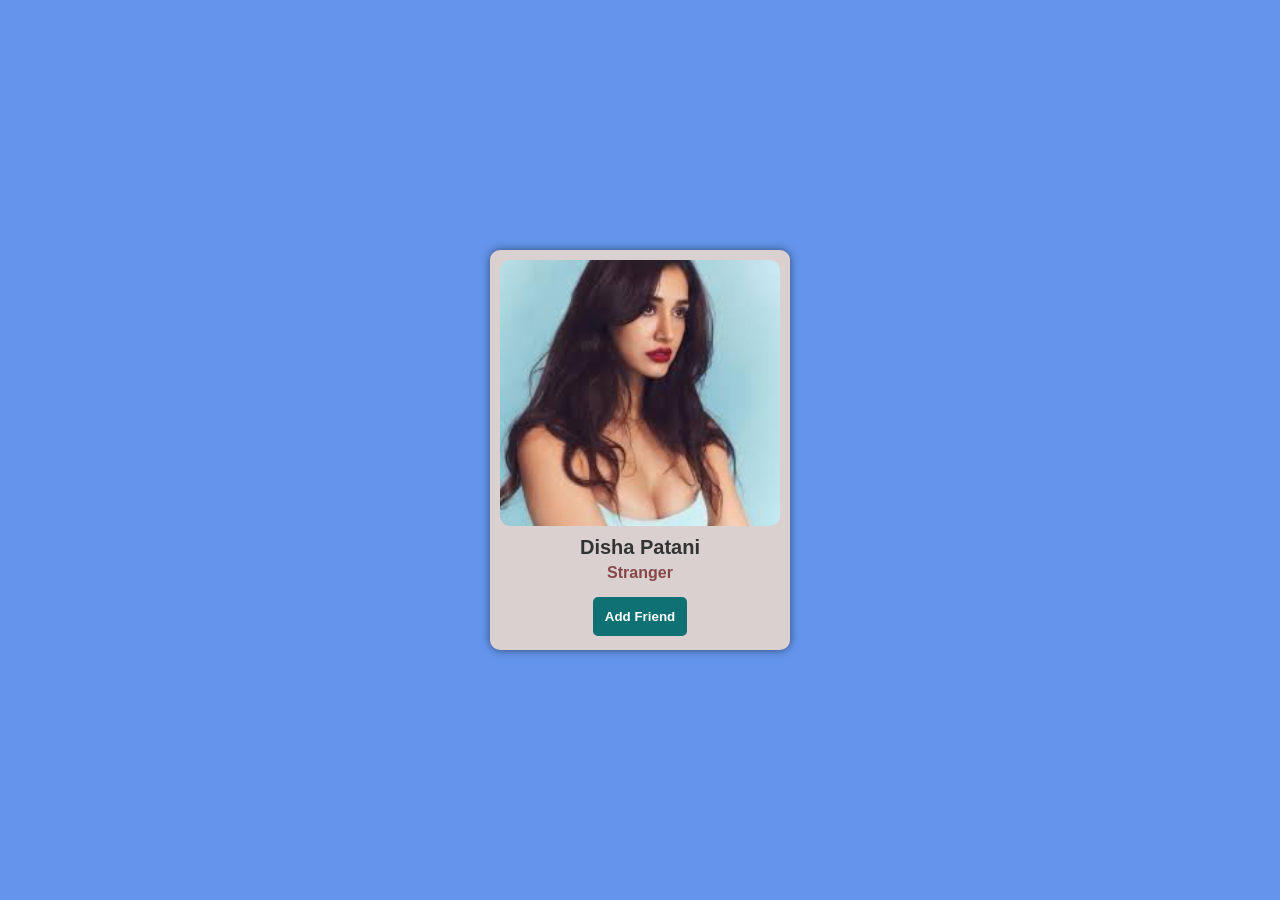
<file: 07_Add_friend_project/index.html>
<!DOCTYPE html>
<html lang="en">
<head>
    <meta charset="UTF-8">
    <meta name="viewport" content="width=device-width, initial-scale=1.0">
    <title>Document</title>
    <link rel="stylesheet" href="style.css">
</head>
<body>
    
    <div id="card">
        <img src="disha_patani.jpeg" alt="Disha Patani">
        <h1>Disha Patani</h1>
        <h5>Stranger</h5>
        <div id="btn-container">
            <!-- <button id="remove">Remove</button> -->
            <button id="add">Add Friend</button>
        </div>
    </div>

    <script src="script.js"></script>
</body>
</html>
</file>
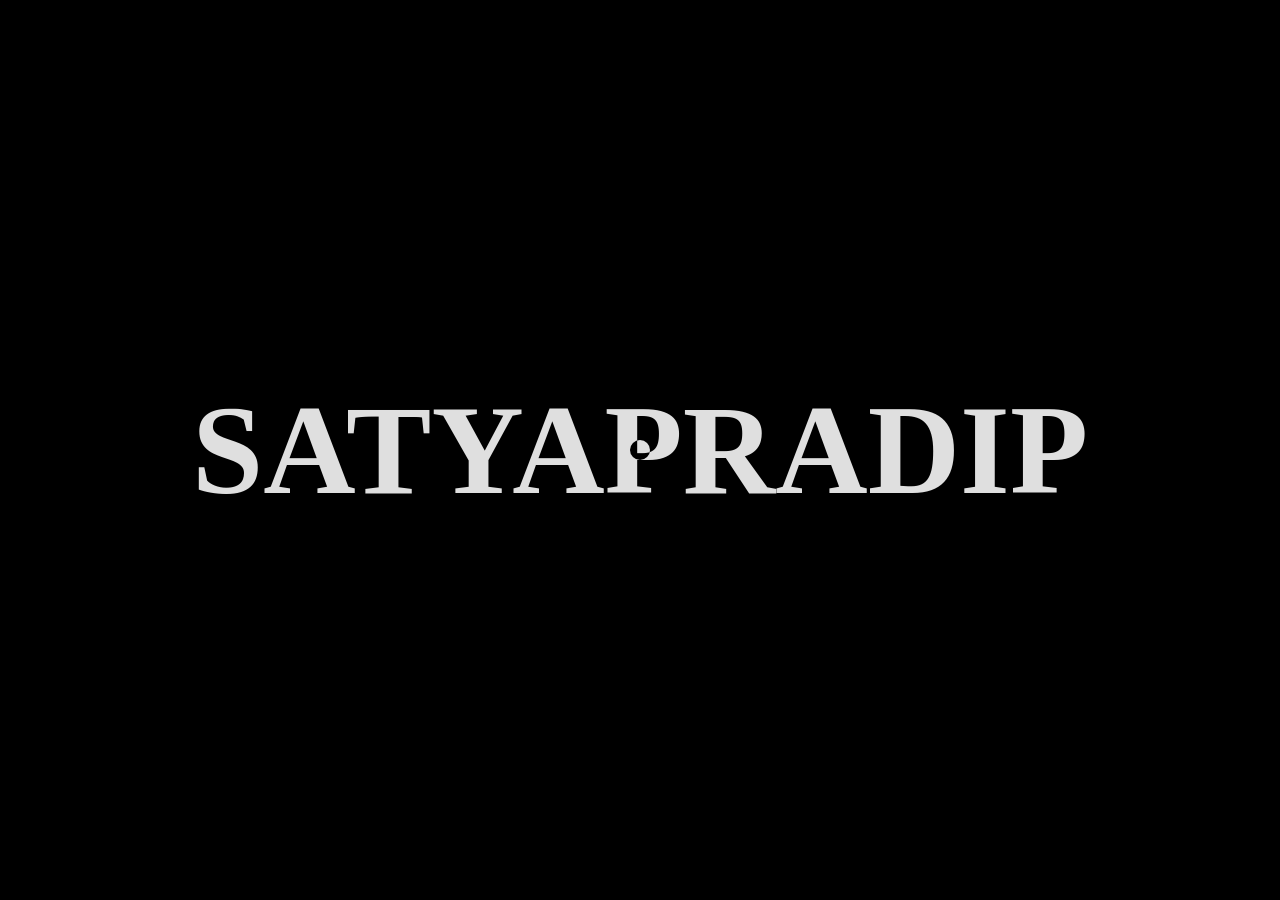
<file: 09_custom_cursor_project/index.html>
<!DOCTYPE html>
<html lang="en">
<head>
    <meta charset="UTF-8">
    <meta name="viewport" content="width=device-width, initial-scale=1.0">
    <title>custom cursor</title>
    <link rel="stylesheet" href="style.css">
</head>
<body>
    <div id="main">
        <div class="cursor"></div>
        <h1>SATYAPRADIP</h1>
    </div>
    


    <script src="script.js"></script>
</body>
</html>
</file>
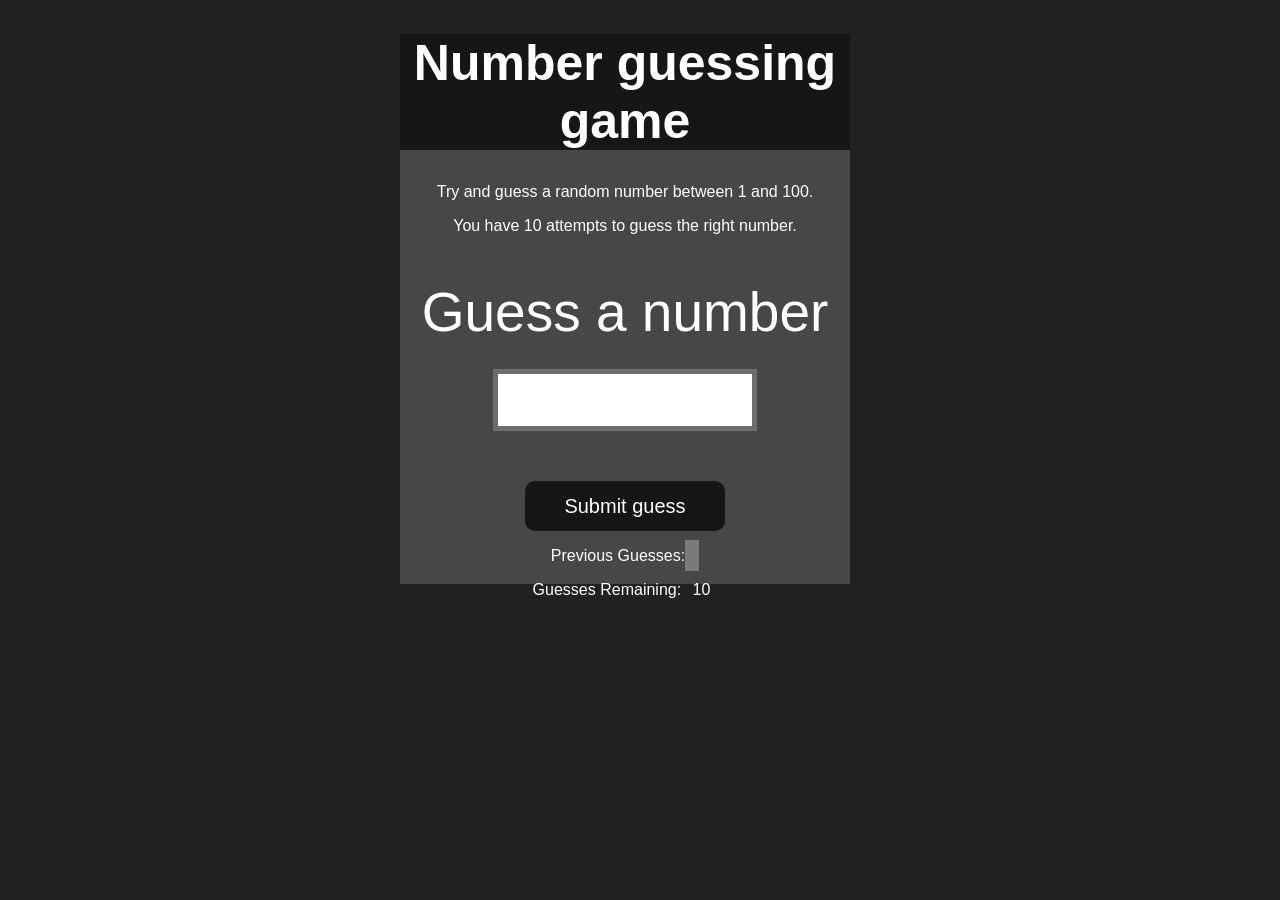
<file: 12_number_guesser_game/index.html>
<!DOCTYPE html>
<html lang="en">
<head>
    <meta charset="UTF-8">
    <meta name="viewport" content="width=device-width, initial-scale=1.0">
    <title>Document</title>
    <link rel="stylesheet" href="style.css">
</head>
<body>
    <div id="wrapper">
        <h1>Number guessing game</h1>
    <p>Try and guess a random number between 1 and 100.</p>
    <p>You have 10 attempts to guess the right number.</p>
    <br>
        <form class="form">
            <label for="guessField" id="guess">Guess a number</label>
            <input type="number" id="guessField" class="guessField" min="1" max="100" required>
            <input type="submit" id="subt" value="Submit guess" class="guessSubmit">
        </form>

        <div class="resultParas">
            <p >Previous Guesses: <span class="guesses"></span></p>
            <p >Guesses Remaining: <span class="lastResult">10</span></p>
            <p class="lowOrHi"></p>
        </div>
    </div>




    <script src="script.js"></script>
</body>
</html>
</file>
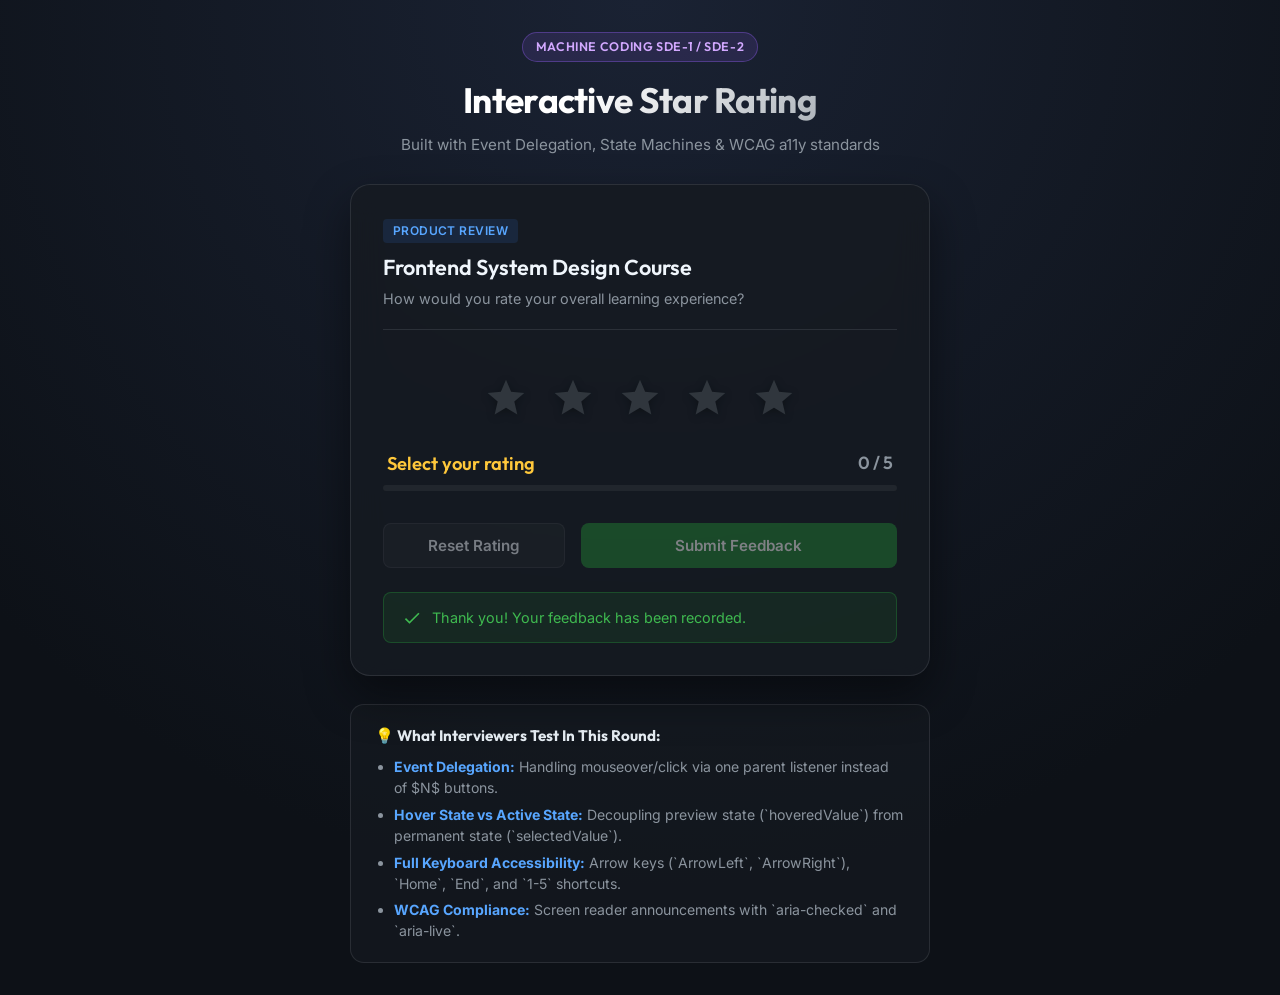
<file: 13_star_rating_component/index.html>
<!DOCTYPE html>
<html lang="en">
<head>
  <meta charset="UTF-8">
  <meta name="viewport" content="width=device-width, initial-scale=1.0">
  <meta name="description" content="Interactive, accessible Star Rating Component for JavaScript Machine Coding Interviews.">
  <title>Star Rating Component | Machine Coding Masterclass</title>
  <link rel="preconnect" href="https://fonts.googleapis.com">
  <link rel="preconnect" href="https://fonts.gstatic.com" crossorigin>
  <link href="https://fonts.googleapis.com/css2?family=Outfit:wght@400;500;600;700&family=Inter:wght@400;500;600&display=swap" rel="stylesheet">
  <link rel="stylesheet" href="style.css">
</head>
<body>
  <div class="app-container">
    <header class="app-header">
      <span class="badge">Machine Coding SDE-1 / SDE-2</span>
      <h1>Interactive Star Rating</h1>
      <p class="subtitle">Built with Event Delegation, State Machines & WCAG a11y standards</p>
    </header>

    <main class="rating-card" id="ratingCard">
      <div class="product-preview">
        <div class="product-badge">Product Review</div>
        <h2>Frontend System Design Course</h2>
        <p>How would you rate your overall learning experience?</p>
      </div>

      <!-- Star Rating Widget -->
      <section class="rating-widget" aria-label="Product rating selection">
        <div 
          class="stars-container" 
          id="starsContainer" 
          role="radiogroup" 
          aria-label="Rating from 1 to 5 stars"
          tabindex="0"
        >
          <!-- 5 Stars injected or static for SEO & fallback -->
          <button type="button" class="star-btn" data-value="1" role="radio" aria-checked="false" aria-label="1 Star out of 5">
            <svg class="star-icon" viewBox="0 0 24 24" aria-hidden="true">
              <path d="M12 17.27L18.18 21l-1.64-7.03L22 9.24l-7.19-.61L12 2 9.19 8.63 2 9.24l5.46 4.73L5.82 21z"/>
            </svg>
          </button>

          <button type="button" class="star-btn" data-value="2" role="radio" aria-checked="false" aria-label="2 Stars out of 5">
            <svg class="star-icon" viewBox="0 0 24 24" aria-hidden="true">
              <path d="M12 17.27L18.18 21l-1.64-7.03L22 9.24l-7.19-.61L12 2 9.19 8.63 2 9.24l5.46 4.73L5.82 21z"/>
            </svg>
          </button>

          <button type="button" class="star-btn" data-value="3" role="radio" aria-checked="false" aria-label="3 Stars out of 5">
            <svg class="star-icon" viewBox="0 0 24 24" aria-hidden="true">
              <path d="M12 17.27L18.18 21l-1.64-7.03L22 9.24l-7.19-.61L12 2 9.19 8.63 2 9.24l5.46 4.73L5.82 21z"/>
            </svg>
          </button>

          <button type="button" class="star-btn" data-value="4" role="radio" aria-checked="false" aria-label="4 Stars out of 5">
            <svg class="star-icon" viewBox="0 0 24 24" aria-hidden="true">
              <path d="M12 17.27L18.18 21l-1.64-7.03L22 9.24l-7.19-.61L12 2 9.19 8.63 2 9.24l5.46 4.73L5.82 21z"/>
            </svg>
          </button>

          <button type="button" class="star-btn" data-value="5" role="radio" aria-checked="false" aria-label="5 Stars out of 5">
            <svg class="star-icon" viewBox="0 0 24 24" aria-hidden="true">
              <path d="M12 17.27L18.18 21l-1.64-7.03L22 9.24l-7.19-.61L12 2 9.19 8.63 2 9.24l5.46 4.73L5.82 21z"/>
            </svg>
          </button>
        </div>

        <!-- Sentiment Label & Screen reader live announcement -->
        <div class="feedback-panel">
          <div class="sentiment-text" id="sentimentText">Select your rating</div>
          <div class="rating-metric" id="ratingMetric">0 / 5</div>
        </div>

        <div id="srFeedback" class="sr-only" aria-live="polite">No rating selected</div>

        <!-- Progress meter -->
        <div class="progress-track" aria-hidden="true">
          <div class="progress-fill" id="progressFill"></div>
        </div>
      </section>

      <!-- Action controls -->
      <footer class="card-footer">
        <button type="button" class="btn-secondary" id="resetBtn" disabled>Reset Rating</button>
        <button type="button" class="btn-primary" id="submitBtn" disabled>Submit Feedback</button>
      </footer>

      <!-- Confirmation Toast -->
      <div class="confirmation-box" id="confirmationBox" hidden>
        <svg class="check-icon" viewBox="0 0 24 24" width="20" height="20">
          <path fill="currentColor" d="M9 16.17L4.83 12l-1.42 1.41L9 19 21 7l-1.41-1.41z"/>
        </svg>
        <span id="confirmationMsg">Thank you! Your feedback has been recorded.</span>
      </div>
    </main>

    <!-- Interview Concepts Card -->
    <aside class="interview-callout">
      <h3>💡 What Interviewers Test In This Round:</h3>
      <ul>
        <li><strong>Event Delegation:</strong> Handling mouseover/click via one parent listener instead of $N$ buttons.</li>
        <li><strong>Hover State vs Active State:</strong> Decoupling preview state (`hoveredValue`) from permanent state (`selectedValue`).</li>
        <li><strong>Full Keyboard Accessibility:</strong> Arrow keys (`ArrowLeft`, `ArrowRight`), `Home`, `End`, and `1-5` shortcuts.</li>
        <li><strong>WCAG Compliance:</strong> Screen reader announcements with `aria-checked` and `aria-live`.</li>
      </ul>
    </aside>
  </div>

  <script src="script.js"></script>
</body>
</html>
</file>
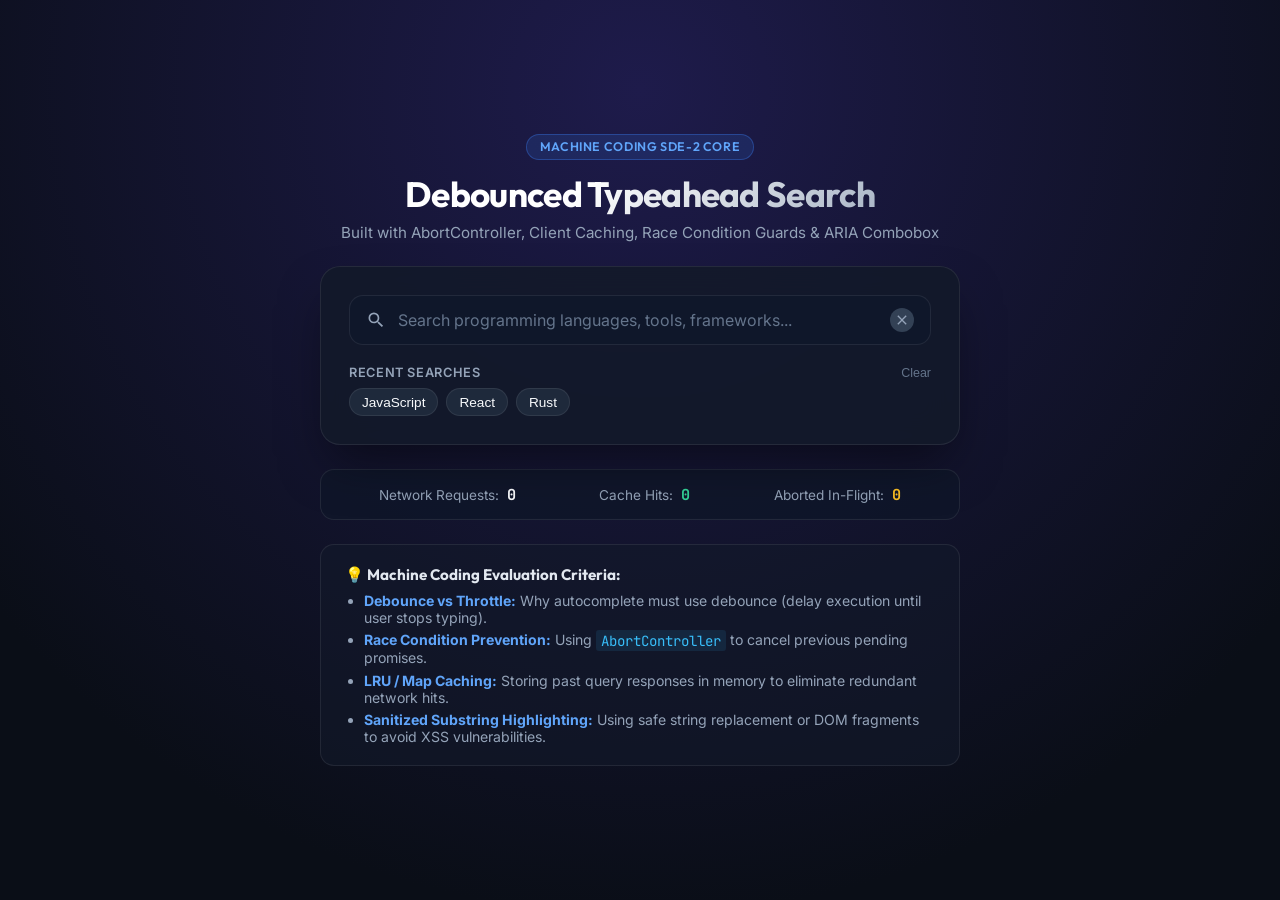
<file: 14_autocomplete_typeahead/index.html>
<!DOCTYPE html>
<html lang="en">
<head>
  <meta charset="UTF-8">
  <meta name="viewport" content="width=device-width, initial-scale=1.0">
  <meta name="description" content="Production-grade Autocomplete / Typeahead Search with Debouncing, AbortController, Caching, and Keyboard Navigation.">
  <title>Typeahead & Autocomplete Search | Machine Coding Masterclass</title>
  <link rel="preconnect" href="https://fonts.googleapis.com">
  <link rel="preconnect" href="https://fonts.gstatic.com" crossorigin>
  <link href="https://fonts.googleapis.com/css2?family=Outfit:wght@400;500;600;700&family=Inter:wght@400;500;600&family=JetBrains+Mono:wght@400;500&display=swap" rel="stylesheet">
  <link rel="stylesheet" href="style.css">
</head>
<body>
  <div class="app-layout">
    <header class="app-header">
      <span class="badge">Machine Coding SDE-2 Core</span>
      <h1>Debounced Typeahead Search</h1>
      <p class="subtitle">Built with AbortController, Client Caching, Race Condition Guards & ARIA Combobox</p>
    </header>

    <main class="search-card">
      <!-- Search Input Container -->
      <div class="combobox-wrapper" role="combobox" aria-expanded="false" aria-haspopup="listbox" id="combobox">
        <div class="input-container">
          <svg class="search-icon" viewBox="0 0 24 24" width="20" height="20" aria-hidden="true">
            <path fill="currentColor" d="M15.5 14h-.79l-.28-.27A6.471 6.471 0 0 0 16 9.5 6.5 6.5 0 1 0 9.5 16c1.61 0 3.09-.59 4.23-1.57l.27.28v.79l5 4.99L20.49 19l-4.99-5zm-6 0C7.01 14 5 11.99 5 9.5S7.01 5 9.5 5 14 7.01 14 9.5 11.99 14 9.5 14z"/>
          </svg>

          <input 
            type="text" 
            id="searchInput" 
            class="search-input" 
            placeholder="Search programming languages, tools, frameworks..." 
            autocomplete="off" 
            spellcheck="false"
            aria-autocomplete="list"
            aria-controls="suggestionsList"
          >

          <!-- Loading Spinner -->
          <div class="spinner" id="loadingSpinner" hidden aria-label="Loading suggestions"></div>

          <!-- Clear Button -->
          <button type="button" id="clearBtn" class="clear-btn" hidden aria-label="Clear search input">
            <svg viewBox="0 0 24 24" width="16" height="16">
              <path fill="currentColor" d="M19 6.41L17.59 5 12 10.59 6.41 5 5 6.41 10.59 12 5 17.59 6.41 19 12 13.41 17.59 19 19 17.59 13.41 12z"/>
            </svg>
          </button>
        </div>

        <!-- Suggestion Dropdown List -->
        <ul class="suggestions-list" id="suggestionsList" role="listbox" aria-label="Search suggestions" hidden>
          <!-- Injected via JavaScript -->
        </ul>
      </div>

      <!-- Recent Searches Chips -->
      <section class="recent-searches-section" id="recentSearchesSection">
        <div class="recent-header">
          <span class="recent-title">Recent Searches</span>
          <button type="button" class="btn-clear-recent" id="clearRecentBtn">Clear</button>
        </div>
        <div class="recent-chips" id="recentChips">
          <!-- Injected via JS -->
        </div>
      </section>

      <!-- Selected Result Card -->
      <section class="selection-card" id="selectionCard" hidden>
        <div class="selection-badge" id="selectionCategory">Category</div>
        <h3 id="selectionTitle">Item Name</h3>
        <p id="selectionDesc">Detailed description of the chosen technology.</p>
      </section>
    </main>

    <!-- Metrics Bar (Network vs Cache hits) -->
    <div class="metrics-bar">
      <div class="metric-item">
        <span class="metric-label">Network Requests:</span>
        <span class="metric-val" id="metricNetwork">0</span>
      </div>
      <div class="metric-item">
        <span class="metric-label">Cache Hits:</span>
        <span class="metric-val text-green" id="metricCache">0</span>
      </div>
      <div class="metric-item">
        <span class="metric-label">Aborted In-Flight:</span>
        <span class="metric-val text-yellow" id="metricAborted">0</span>
      </div>
    </div>

    <!-- Interview Concepts Callout -->
    <aside class="interview-callout">
      <h3>💡 Machine Coding Evaluation Criteria:</h3>
      <ul>
        <li><strong>Debounce vs Throttle:</strong> Why autocomplete must use debounce (delay execution until user stops typing).</li>
        <li><strong>Race Condition Prevention:</strong> Using <code>AbortController</code> to cancel previous pending promises.</li>
        <li><strong>LRU / Map Caching:</strong> Storing past query responses in memory to eliminate redundant network hits.</li>
        <li><strong>Sanitized Substring Highlighting:</strong> Using safe string replacement or DOM fragments to avoid XSS vulnerabilities.</li>
      </ul>
    </aside>
  </div>

  <script src="script.js"></script>
</body>
</html>
</file>
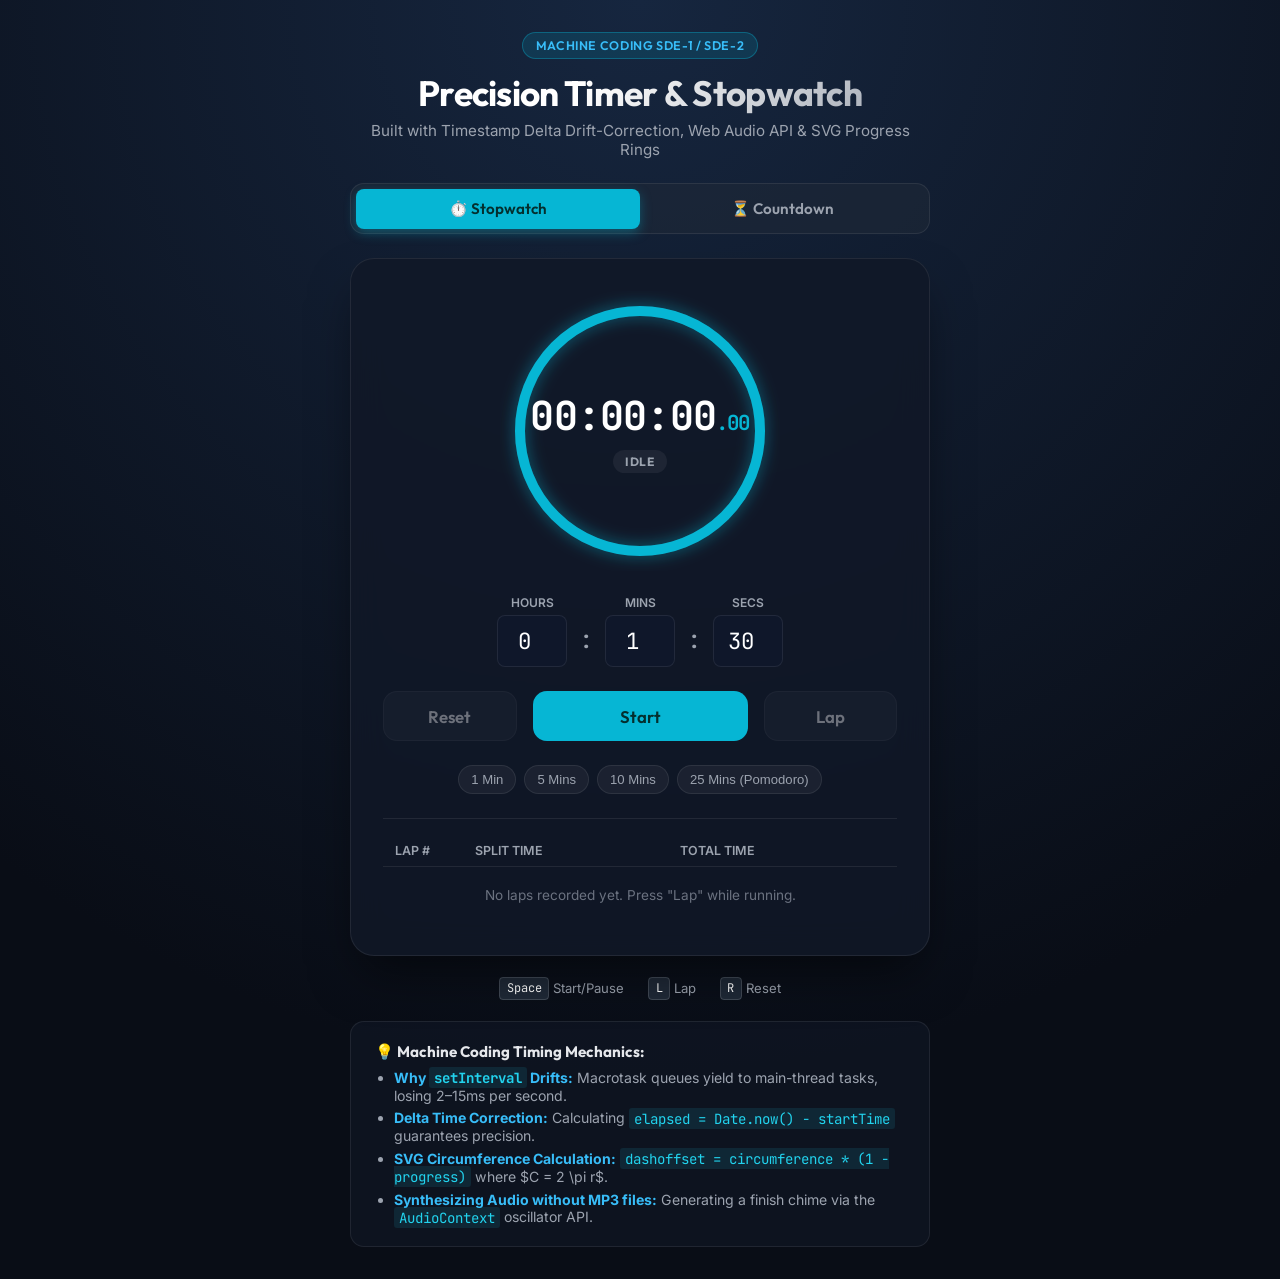
<file: 15_countdown_timer_stopwatch/index.html>
<!DOCTYPE html>
<html lang="en">
<head>
  <meta charset="UTF-8">
  <meta name="viewport" content="width=device-width, initial-scale=1.0">
  <meta name="description" content="Precision Stopwatch and Countdown Timer with timestamp delta drift correction, SVG progress ring, and Web Audio API synthesis.">
  <title>Precision Timer & Stopwatch | Machine Coding Masterclass</title>
  <link rel="preconnect" href="https://fonts.googleapis.com">
  <link rel="preconnect" href="https://fonts.gstatic.com" crossorigin>
  <link href="https://fonts.googleapis.com/css2?family=Outfit:wght@400;500;600;700&family=Inter:wght@400;500;600&family=JetBrains+Mono:wght@500;700&display=swap" rel="stylesheet">
  <link rel="stylesheet" href="style.css">
</head>
<body>
  <div class="app-layout">
    <header class="app-header">
      <span class="badge">Machine Coding SDE-1 / SDE-2</span>
      <h1>Precision Timer & Stopwatch</h1>
      <p class="subtitle">Built with Timestamp Delta Drift-Correction, Web Audio API & SVG Progress Rings</p>
    </header>

    <!-- Mode Switcher Tabs -->
    <div class="tabs-container" role="tablist" aria-label="Timer modes">
      <button type="button" class="tab-btn active" id="tabStopwatch" role="tab" aria-selected="true" aria-controls="stopwatchPanel">
        ⏱️ Stopwatch
      </button>
      <button type="button" class="tab-btn" id="tabTimer" role="tab" aria-selected="false" aria-controls="timerPanel">
        ⏳ Countdown
      </button>
    </div>

    <!-- Main Widget Container -->
    <main class="timer-card">
      <!-- SVG Circular Progress Indicator -->
      <div class="circle-container">
        <svg class="progress-ring" width="280" height="280" viewBox="0 0 280 280">
          <circle 
            class="progress-ring-bg" 
            cx="140" 
            cy="140" 
            r="120" 
            stroke-width="10"
          />
          <circle 
            class="progress-ring-fill" 
            id="progressRing" 
            cx="140" 
            cy="140" 
            r="120" 
            stroke-width="10"
          />
        </svg>

        <!-- Digital Readout inside circle -->
        <div class="display-content">
          <div class="time-readout" id="timeDisplay">00:00:00<span class="ms-part" id="msDisplay">.00</span></div>
          <div class="status-indicator" id="statusBadge">READY</div>
        </div>
      </div>

      <!-- Countdown Inputs (Visible only in Countdown Mode when Idle) -->
      <section class="timer-input-section" id="timerInputSection" hidden>
        <div class="input-group">
          <label for="hoursInput">Hours</label>
          <input type="number" id="hoursInput" min="0" max="99" value="0" placeholder="00">
        </div>
        <span class="colon-sep">:</span>
        <div class="input-group">
          <label for="minsInput">Mins</label>
          <input type="number" id="minsInput" min="0" max="59" value="1" placeholder="00">
        </div>
        <span class="colon-sep">:</span>
        <div class="input-group">
          <label for="secsInput">Secs</label>
          <input type="number" id="secsInput" min="0" max="59" value="30" placeholder="00">
        </div>
      </section>

      <!-- Action Controls -->
      <div class="control-actions">
        <button type="button" class="btn btn-secondary" id="resetBtn" disabled>Reset</button>
        <button type="button" class="btn btn-primary" id="startPauseBtn">Start</button>
        <button type="button" class="btn btn-secondary" id="lapBtn" disabled>Lap</button>
      </div>

      <!-- Quick Presets for Countdown -->
      <div class="presets-row" id="presetsRow" hidden>
        <button type="button" class="preset-btn" data-secs="60">1 Min</button>
        <button type="button" class="preset-btn" data-secs="300">5 Mins</button>
        <button type="button" class="preset-btn" data-secs="600">10 Mins</button>
        <button type="button" class="preset-btn" data-secs="1500">25 Mins (Pomodoro)</button>
      </div>

      <!-- Laps Section (Stopwatch mode) -->
      <section class="laps-section" id="lapsSection">
        <div class="laps-header">
          <span>Lap #</span>
          <span>Split Time</span>
          <span>Total Time</span>
        </div>
        <ul class="laps-list" id="lapsList">
          <li class="laps-empty">No laps recorded yet. Press "Lap" while running.</li>
        </ul>
      </section>
    </main>

    <!-- Keyboard Shortcuts Bar -->
    <div class="shortcuts-bar">
      <span><kbd>Space</kbd> Start/Pause</span>
      <span><kbd>L</kbd> Lap</span>
      <span><kbd>R</kbd> Reset</span>
    </div>

    <!-- Interview Concepts Callout -->
    <aside class="interview-callout">
      <h3>💡 Machine Coding Timing Mechanics:</h3>
      <ul>
        <li><strong>Why <code>setInterval</code> Drifts:</strong> Macrotask queues yield to main-thread tasks, losing 2–15ms per second.</li>
        <li><strong>Delta Time Correction:</strong> Calculating <code>elapsed = Date.now() - startTime</code> guarantees precision.</li>
        <li><strong>SVG Circumference Calculation:</strong> <code>dashoffset = circumference * (1 - progress)</code> where $C = 2 \pi r$.</li>
        <li><strong>Synthesizing Audio without MP3 files:</strong> Generating a finish chime via the <code>AudioContext</code> oscillator API.</li>
      </ul>
    </aside>
  </div>

  <script src="script.js"></script>
</body>
</html>
</file>
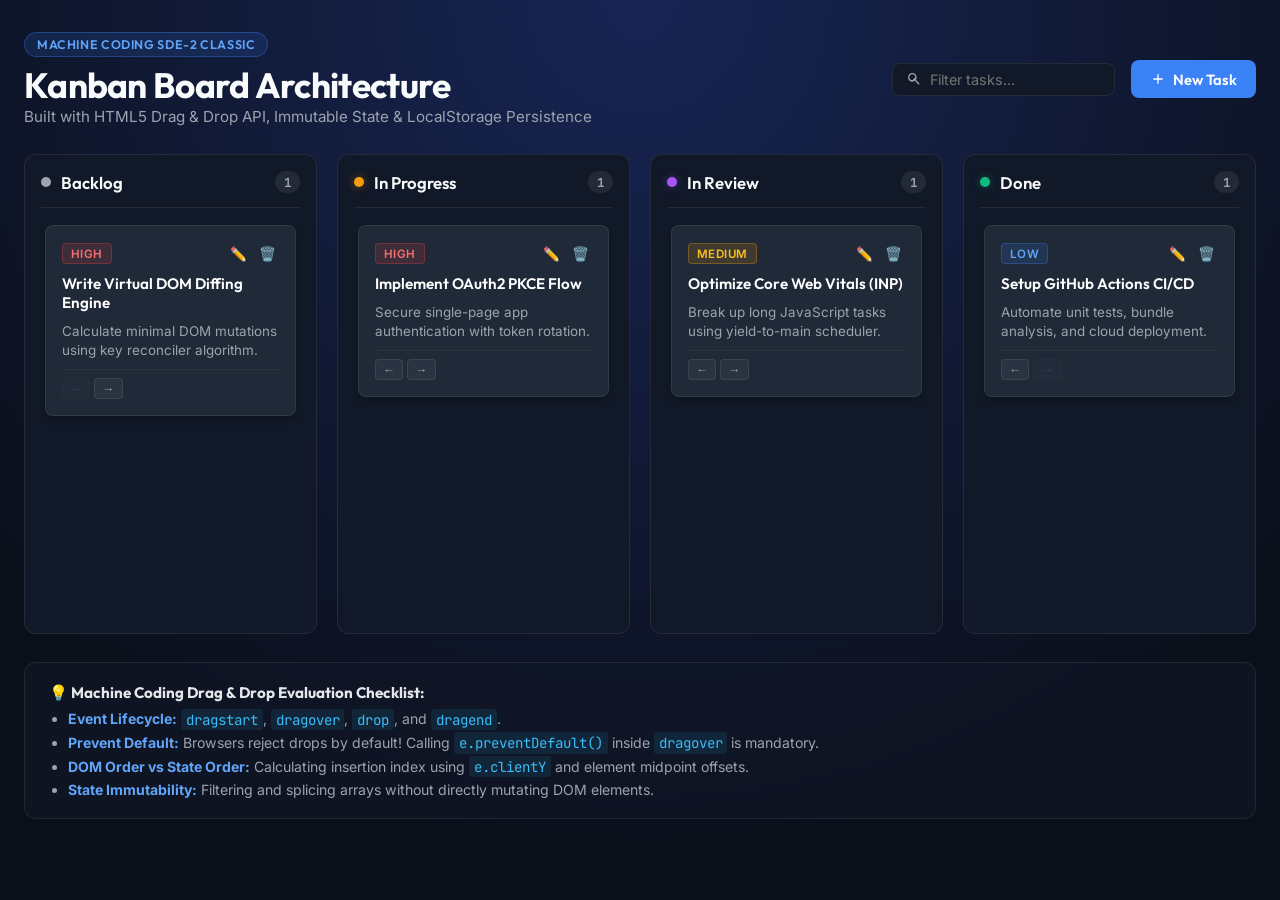
<file: 16_kanban_board_drag_drop/index.html>
<!DOCTYPE html>
<html lang="en">
<head>
  <meta charset="UTF-8">
  <meta name="viewport" content="width=device-width, initial-scale=1.0">
  <meta name="description" content="Production-grade Kanban Board with HTML5 Drag and Drop API, LocalStorage persistence, and CRUD task lifecycle.">
  <title>Kanban Board & Drag-and-Drop | Machine Coding Masterclass</title>
  <link rel="preconnect" href="https://fonts.googleapis.com">
  <link rel="preconnect" href="https://fonts.gstatic.com" crossorigin>
  <link href="https://fonts.googleapis.com/css2?family=Outfit:wght@400;500;600;700&family=Inter:wght@400;500;600&family=JetBrains+Mono:wght@500&display=swap" rel="stylesheet">
  <link rel="stylesheet" href="style.css">
</head>
<body>
  <div class="app-layout">
    <!-- Header -->
    <header class="app-header">
      <div class="header-left">
        <span class="badge">Machine Coding SDE-2 Classic</span>
        <h1>Kanban Board Architecture</h1>
        <p class="subtitle">Built with HTML5 Drag & Drop API, Immutable State & LocalStorage Persistence</p>
      </div>

      <div class="header-actions">
        <!-- Search filter -->
        <div class="search-box">
          <svg viewBox="0 0 24 24" width="16" height="16" aria-hidden="true">
            <path fill="currentColor" d="M15.5 14h-.79l-.28-.27A6.471 6.471 0 0 0 16 9.5 6.5 6.5 0 1 0 9.5 16c1.61 0 3.09-.59 4.23-1.57l.27.28v.79l5 4.99L20.49 19l-4.99-5zm-6 0C7.01 14 5 11.99 5 9.5S7.01 5 9.5 5 14 7.01 14 9.5 14z"/>
          </svg>
          <input type="text" id="taskSearch" placeholder="Filter tasks..." autocomplete="off">
        </div>

        <button type="button" class="btn btn-primary" id="openAddModalBtn">
          <svg viewBox="0 0 24 24" width="16" height="16" aria-hidden="true">
            <path fill="currentColor" d="M19 13h-6v6h-2v-6H5v-2h6V5h2v6h6v2z"/>
          </svg>
          New Task
        </button>
      </div>
    </header>

    <!-- Kanban Columns Grid -->
    <main class="kanban-grid" id="kanbanGrid">
      <!-- Column 1: Backlog -->
      <section class="kanban-column" data-status="backlog" aria-labelledby="col-backlog-title">
        <header class="column-header">
          <div class="col-title-wrap">
            <span class="status-dot dot-gray"></span>
            <h2 id="col-backlog-title">Backlog</h2>
          </div>
          <span class="task-count" id="count-backlog">0</span>
        </header>
        <div class="cards-dropzone" id="zone-backlog">
          <!-- Injected via JS -->
        </div>
      </section>

      <!-- Column 2: In Progress -->
      <section class="kanban-column" data-status="in-progress" aria-labelledby="col-progress-title">
        <header class="column-header">
          <div class="col-title-wrap">
            <span class="status-dot dot-amber"></span>
            <h2 id="col-progress-title">In Progress</h2>
          </div>
          <span class="task-count" id="count-in-progress">0</span>
        </header>
        <div class="cards-dropzone" id="zone-in-progress">
          <!-- Injected via JS -->
        </div>
      </section>

      <!-- Column 3: In Review -->
      <section class="kanban-column" data-status="in-review" aria-labelledby="col-review-title">
        <header class="column-header">
          <div class="col-title-wrap">
            <span class="status-dot dot-purple"></span>
            <h2 id="col-review-title">In Review</h2>
          </div>
          <span class="task-count" id="count-in-review">0</span>
        </header>
        <div class="cards-dropzone" id="zone-in-review">
          <!-- Injected via JS -->
        </div>
      </section>

      <!-- Column 4: Done -->
      <section class="kanban-column" data-status="done" aria-labelledby="col-done-title">
        <header class="column-header">
          <div class="col-title-wrap">
            <span class="status-dot dot-green"></span>
            <h2 id="col-done-title">Done</h2>
          </div>
          <span class="task-count" id="count-done">0</span>
        </header>
        <div class="cards-dropzone" id="zone-done">
          <!-- Injected via JS -->
        </div>
      </section>
    </main>

    <!-- Modal for Adding / Editing Tasks -->
    <div class="modal-overlay" id="taskModal" hidden aria-modal="true" role="dialog">
      <div class="modal-card">
        <header class="modal-header">
          <h3 id="modalTitle">Create New Task</h3>
          <button type="button" class="btn-close" id="closeModalBtn" aria-label="Close dialog">&times;</button>
        </header>

        <form id="taskForm" class="modal-body">
          <input type="hidden" id="taskId">

          <div class="form-group">
            <label for="taskTitleInput">Task Title <span class="required">*</span></label>
            <input type="text" id="taskTitleInput" placeholder="e.g. Implement OAuth2 Refresh Token" required maxlength="80">
          </div>

          <div class="form-group">
            <label for="taskDescInput">Description</label>
            <textarea id="taskDescInput" rows="3" placeholder="Brief technical context or acceptance criteria..." maxlength="250"></textarea>
          </div>

          <div class="form-row">
            <div class="form-group flex-1">
              <label for="taskPriorityInput">Priority</label>
              <select id="taskPriorityInput">
                <option value="low">Low Priority</option>
                <option value="medium" selected>Medium Priority</option>
                <option value="high">High Priority</option>
              </select>
            </div>

            <div class="form-group flex-1">
              <label for="taskStatusInput">Column Status</label>
              <select id="taskStatusInput">
                <option value="backlog">Backlog</option>
                <option value="in-progress">In Progress</option>
                <option value="in-review">In Review</option>
                <option value="done">Done</option>
              </select>
            </div>
          </div>

          <footer class="modal-footer">
            <button type="button" class="btn btn-secondary" id="cancelModalBtn">Cancel</button>
            <button type="submit" class="btn btn-primary" id="saveTaskBtn">Save Task</button>
          </footer>
        </form>
      </div>
    </div>

    <!-- Interview Concepts Callout -->
    <aside class="interview-callout">
      <h3>💡 Machine Coding Drag & Drop Evaluation Checklist:</h3>
      <ul>
        <li><strong>Event Lifecycle:</strong> <code>dragstart</code>, <code>dragover</code>, <code>drop</code>, and <code>dragend</code>.</li>
        <li><strong>Prevent Default:</strong> Browsers reject drops by default! Calling <code>e.preventDefault()</code> inside <code>dragover</code> is mandatory.</li>
        <li><strong>DOM Order vs State Order:</strong> Calculating insertion index using <code>e.clientY</code> and element midpoint offsets.</li>
        <li><strong>State Immutability:</strong> Filtering and splicing arrays without directly mutating DOM elements.</li>
      </ul>
    </aside>
  </div>

  <script src="script.js"></script>
</body>
</html>
</file>
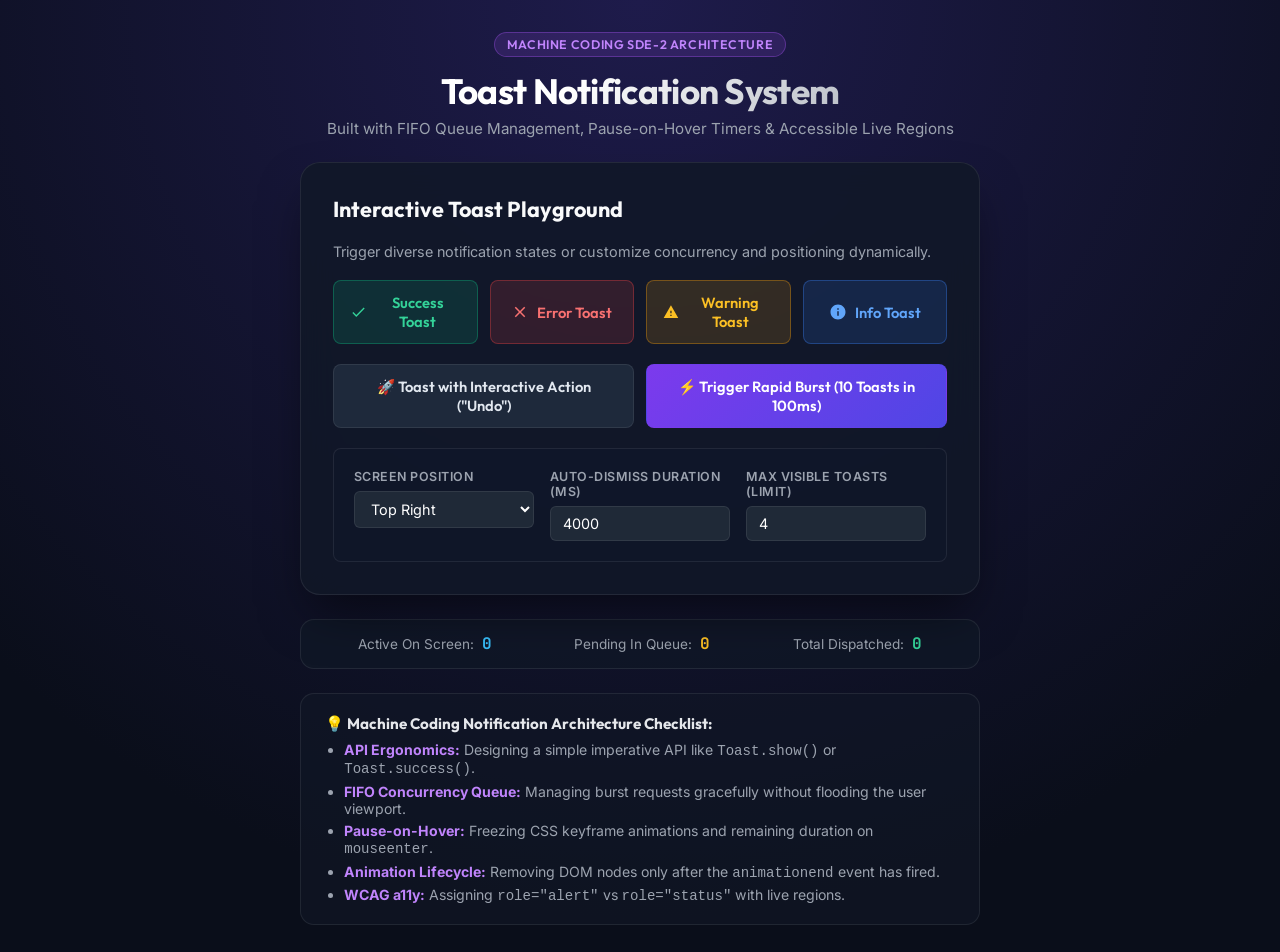
<file: 17_toast_notification_system/index.html>
<!DOCTYPE html>
<html lang="en">
<head>
  <meta charset="UTF-8">
  <meta name="viewport" content="width=device-width, initial-scale=1.0">
  <meta name="description" content="Production-grade Toast Notification System with FIFO queuing, pause-on-hover, action buttons, and accessible ARIA live regions.">
  <title>Toast Notification System | Machine Coding Masterclass</title>
  <link rel="preconnect" href="https://fonts.googleapis.com">
  <link rel="preconnect" href="https://fonts.gstatic.com" crossorigin>
  <link href="https://fonts.googleapis.com/css2?family=Outfit:wght@400;500;600;700&family=Inter:wght@400;500;600&family=JetBrains+Mono:wght@500&display=swap" rel="stylesheet">
  <link rel="stylesheet" href="style.css">
</head>
<body>
  <div class="app-layout">
    <header class="app-header">
      <span class="badge">Machine Coding SDE-2 Architecture</span>
      <h1>Toast Notification System</h1>
      <p class="subtitle">Built with FIFO Queue Management, Pause-on-Hover Timers & Accessible Live Regions</p>
    </header>

    <!-- Interactive Playground Controls -->
    <main class="playground-card">
      <h2>Interactive Toast Playground</h2>
      <p class="section-desc">Trigger diverse notification states or customize concurrency and positioning dynamically.</p>

      <!-- Quick Triggers Row -->
      <div class="triggers-grid">
        <button type="button" class="btn btn-success" id="btnSuccess">
          <svg viewBox="0 0 24 24" width="18" height="18"><path fill="currentColor" d="M9 16.17L4.83 12l-1.42 1.41L9 19 21 7l-1.41-1.41z"/></svg>
          Success Toast
        </button>

        <button type="button" class="btn btn-error" id="btnError">
          <svg viewBox="0 0 24 24" width="18" height="18"><path fill="currentColor" d="M19 6.41L17.59 5 12 10.59 6.41 5 5 6.41 10.59 12 5 17.59 6.41 19 12 13.41 17.59 19 19 17.59 13.41 12z"/></svg>
          Error Toast
        </button>

        <button type="button" class="btn btn-warning" id="btnWarning">
          <svg viewBox="0 0 24 24" width="18" height="18"><path fill="currentColor" d="M1 21h22L12 2 1 21zm12-3h-2v-2h2v2zm0-4h-2v-4h2v4z"/></svg>
          Warning Toast
        </button>

        <button type="button" class="btn btn-info" id="btnInfo">
          <svg viewBox="0 0 24 24" width="18" height="18"><path fill="currentColor" d="M12 2C6.48 2 2 6.48 2 12s4.48 10 10 10 10-4.48 10-10S17.52 2 12 2zm1 15h-2v-6h2v6zm0-8h-2V7h2v2z"/></svg>
          Info Toast
        </button>
      </div>

      <!-- Action Toast Trigger & Rapid Burst -->
      <div class="advanced-triggers">
        <button type="button" class="btn btn-action" id="btnActionToast">
          🚀 Toast with Interactive Action ("Undo")
        </button>

        <button type="button" class="btn btn-burst" id="btnBurstToast">
          ⚡ Trigger Rapid Burst (10 Toasts in 100ms)
        </button>
      </div>

      <!-- Customization Form -->
      <div class="config-panel">
        <div class="config-group">
          <label for="positionSelect">Screen Position</label>
          <select id="positionSelect">
            <option value="top-right" selected>Top Right</option>
            <option value="top-left">Top Left</option>
            <option value="bottom-right">Bottom Right</option>
            <option value="bottom-left">Bottom Left</option>
            <option value="top-center">Top Center</option>
            <option value="bottom-center">Bottom Center</option>
          </select>
        </div>

        <div class="config-group">
          <label for="durationInput">Auto-Dismiss Duration (ms)</label>
          <input type="number" id="durationInput" value="4000" min="1000" max="15000" step="500">
        </div>

        <div class="config-group">
          <label for="maxQueueInput">Max Visible Toasts (Limit)</label>
          <input type="number" id="maxQueueInput" value="4" min="1" max="10">
        </div>
      </div>
    </main>

    <!-- Real-time Queue Diagnostics -->
    <div class="diagnostics-bar">
      <div class="diag-item">
        <span class="diag-label">Active On Screen:</span>
        <span class="diag-val text-cyan" id="diagActive">0</span>
      </div>
      <div class="diag-item">
        <span class="diag-label">Pending In Queue:</span>
        <span class="diag-val text-amber" id="diagQueued">0</span>
      </div>
      <div class="diag-item">
        <span class="diag-label">Total Dispatched:</span>
        <span class="diag-val text-green" id="diagTotal">0</span>
      </div>
    </div>

    <!-- Interview Concepts Callout -->
    <aside class="interview-callout">
      <h3>💡 Machine Coding Notification Architecture Checklist:</h3>
      <ul>
        <li><strong>API Ergonomics:</strong> Designing a simple imperative API like <code>Toast.show()</code> or <code>Toast.success()</code>.</li>
        <li><strong>FIFO Concurrency Queue:</strong> Managing burst requests gracefully without flooding the user viewport.</li>
        <li><strong>Pause-on-Hover:</strong> Freezing CSS keyframe animations and remaining duration on <code>mouseenter</code>.</li>
        <li><strong>Animation Lifecycle:</strong> Removing DOM nodes only after the <code>animationend</code> event has fired.</li>
        <li><strong>WCAG a11y:</strong> Assigning <code>role="alert"</code> vs <code>role="status"</code> with live regions.</li>
      </ul>
    </aside>
  </div>

  <!-- Toast Container Host will be dynamically placed based on position setting -->
  <div id="toastContainer" class="toast-container top-right" aria-live="polite" aria-atomic="true"></div>

  <script src="script.js"></script>
</body>
</html>
</file>
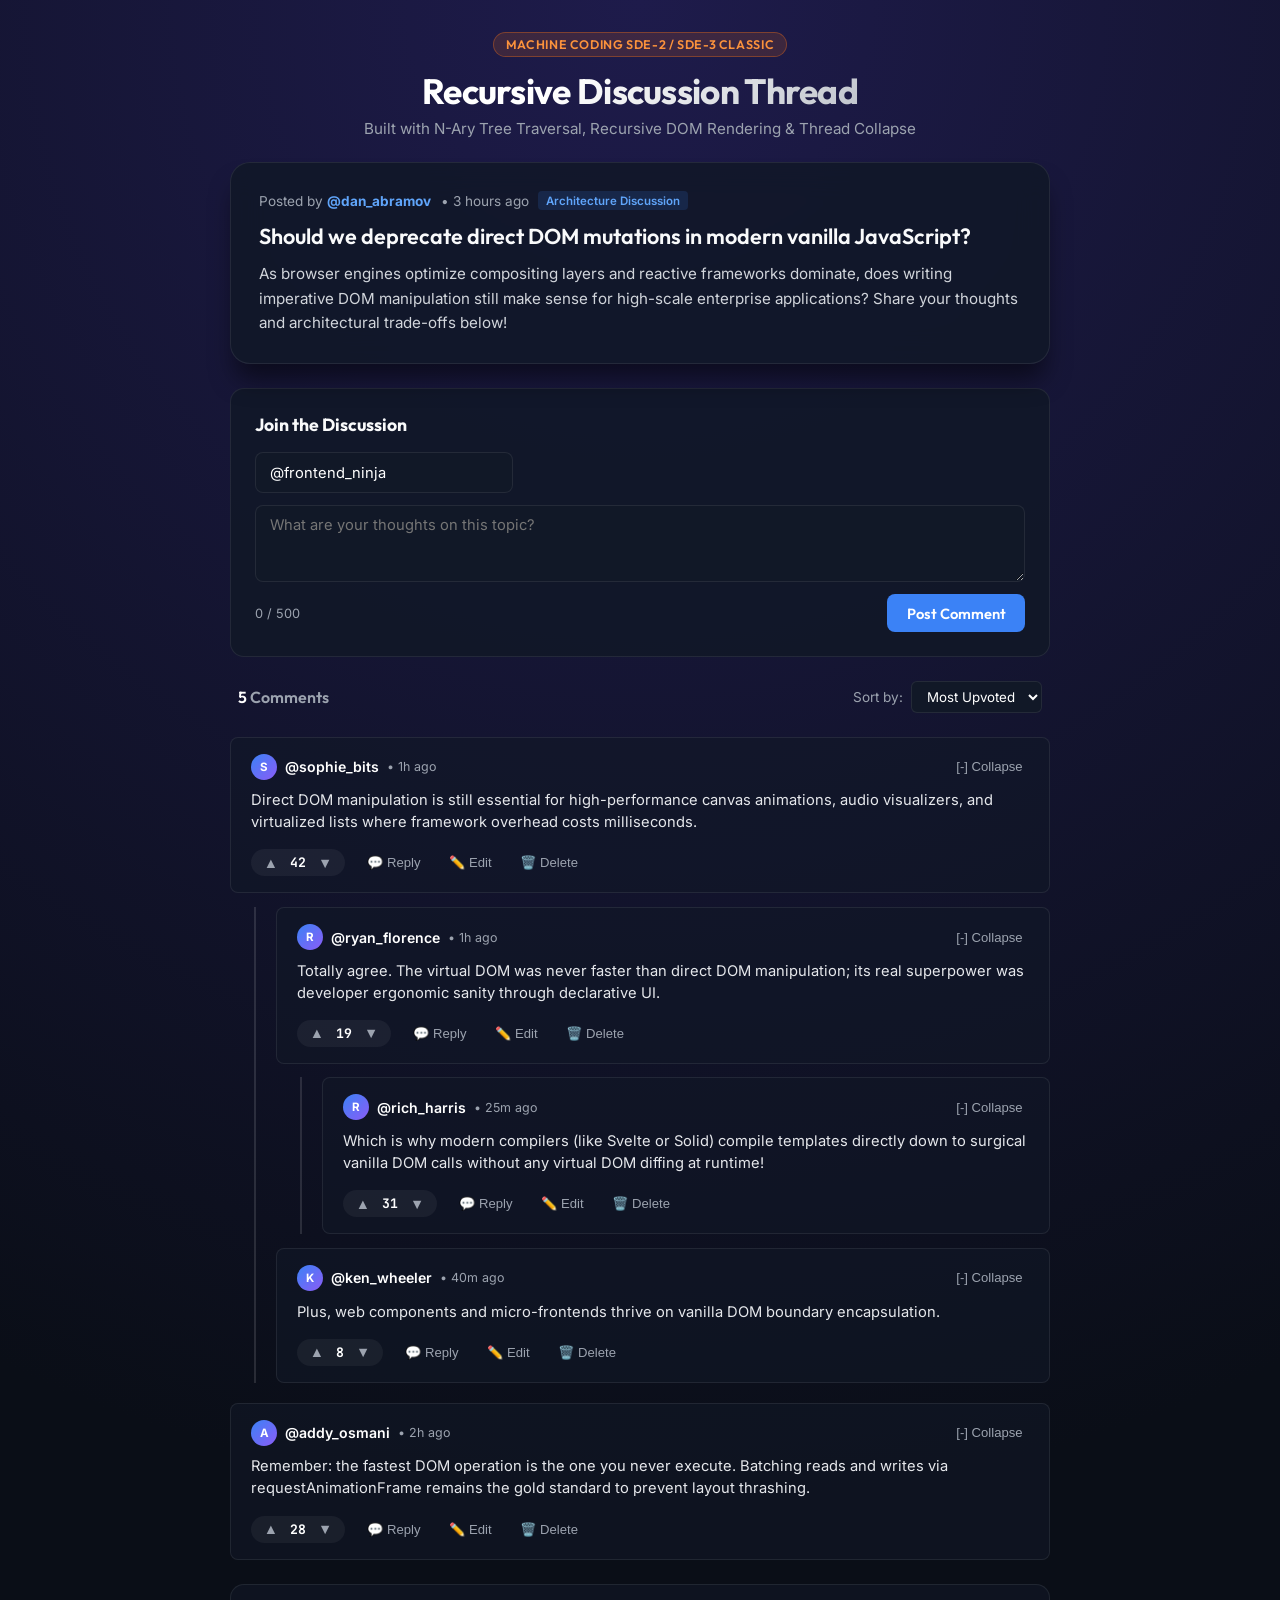
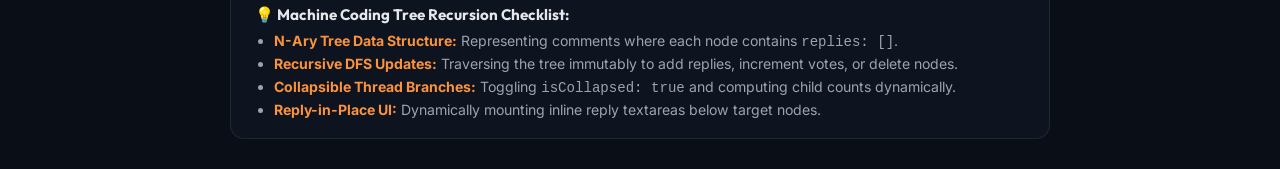
<file: 18_nested_comment_system/index.html>
<!DOCTYPE html>
<html lang="en">
<head>
  <meta charset="UTF-8">
  <meta name="viewport" content="width=device-width, initial-scale=1.0">
  <meta name="description" content="Production-grade Nested Recursive Comment System with Tree Traversal, Collapsible Threads, and Immutable State.">
  <title>Nested Recursive Comments | Machine Coding Masterclass</title>
  <link rel="preconnect" href="https://fonts.googleapis.com">
  <link rel="preconnect" href="https://fonts.gstatic.com" crossorigin>
  <link href="https://fonts.googleapis.com/css2?family=Outfit:wght@400;500;600;700&family=Inter:wght@400;500;600&family=JetBrains+Mono:wght@500&display=swap" rel="stylesheet">
  <link rel="stylesheet" href="style.css">
</head>
<body>
  <div class="app-layout">
    <header class="app-header">
      <span class="badge">Machine Coding SDE-2 / SDE-3 Classic</span>
      <h1>Recursive Discussion Thread</h1>
      <p class="subtitle">Built with N-Ary Tree Traversal, Recursive DOM Rendering & Thread Collapse</p>
    </header>

    <!-- Top Level Post Card -->
    <article class="original-post-card">
      <div class="post-meta">
        <span class="author-tag">Posted by <strong>@dan_abramov</strong></span>
        <span class="post-time">• 3 hours ago</span>
        <span class="flair-badge">Architecture Discussion</span>
      </div>
      <h2 class="post-title">Should we deprecate direct DOM mutations in modern vanilla JavaScript?</h2>
      <p class="post-body">
        As browser engines optimize compositing layers and reactive frameworks dominate, does writing imperative DOM manipulation still make sense for high-scale enterprise applications? Share your thoughts and architectural trade-offs below!
      </p>
    </article>

    <!-- New Top-Level Comment Input Form -->
    <section class="comment-input-card">
      <h3>Join the Discussion</h3>
      <form id="newCommentForm" class="comment-form">
        <div class="input-row">
          <input type="text" id="authorInput" placeholder="Your username (e.g. @sarah_dev)" required maxlength="30" value="@frontend_ninja">
        </div>
        <textarea id="commentTextInput" rows="3" placeholder="What are your thoughts on this topic?" required maxlength="500"></textarea>
        <div class="form-footer">
          <span class="char-count" id="charCount">0 / 500</span>
          <button type="submit" class="btn btn-primary" id="postCommentBtn">Post Comment</button>
        </div>
      </form>
    </section>

    <!-- Thread Controls & Sort -->
    <div class="thread-controls">
      <div class="comments-counter">
        <span id="totalCommentsCount">0</span> Comments
      </div>
      <div class="sort-selector">
        <label for="sortOrder">Sort by:</label>
        <select id="sortOrder">
          <option value="upvotes" selected>Most Upvoted</option>
          <option value="newest">Newest First</option>
          <option value="oldest">Oldest First</option>
        </select>
      </div>
    </div>

    <!-- Recursive Comments Tree Container -->
    <main class="comments-stream" id="commentsStream">
      <!-- Injected recursively via JavaScript -->
    </main>

    <!-- Interview Concepts Callout -->
    <aside class="interview-callout">
      <h3>💡 Machine Coding Tree Recursion Checklist:</h3>
      <ul>
        <li><strong>N-Ary Tree Data Structure:</strong> Representing comments where each node contains <code>replies: []</code>.</li>
        <li><strong>Recursive DFS Updates:</strong> Traversing the tree immutably to add replies, increment votes, or delete nodes.</li>
        <li><strong>Collapsible Thread Branches:</strong> Toggling <code>isCollapsed: true</code> and computing child counts dynamically.</li>
        <li><strong>Reply-in-Place UI:</strong> Dynamically mounting inline reply textareas below target nodes.</li>
      </ul>
    </aside>
  </div>

  <script src="script.js"></script>
</body>
</html>
</file>
<file: 07_Add_friend_project/style.css>
*{
    margin: 0;
    padding: 0;
    box-sizing: border-box;
    font-family: 'Gilroy', sans-serif;

}
html, body {
    width: 100%;
    height: 100%;
}
body{
    width: 100% ;
    height: 100%;
    display: flex;
    justify-content: center;
    align-items: center;
    background-color: cornflowerblue;
}
#card{
    width:300px;
    height: 400px;
    border-radius: 10px;
    padding: 10px;
    background-color: #dad0d0;
    display: flex;
    flex-direction: column;
    /* justify-content: center; */
    align-items: center; 
    box-shadow: 0 0 10px rgba(0, 0, 0, 0.5);
}
#card img{
    width: 100%;
    height: 70%;
    border-radius: 10px;
    object-fit: cover;
    object-position: center;
}
#card h1{
    text-align: center;
    font-size: 20px;
    color: #333;
    margin-top: 10px;
    font-weight: 800;
}

#card h5{
    text-align: center;
    font-size: 16px;
    color: #884747;
    margin-top: 5px;
    margin-bottom: 5px;
}

#card button{
    /* display: flex;
    justify-content: center;
    align-items: center;  */
    margin-top: 10px;
    margin-top: 10px;
    margin-bottom: 5px;
    background-color: rgb(15, 113, 116);
    color: #fff;
    font-weight: 700;
    padding: 12px;
    border-radius: 5px;
    border: none;
    cursor: pointer;
    transition: background-color 0.3s ease;
}

/* #card #remove {
    background-color: #fff;
    color: #111;
} */
</file>
<file: 09_custom_cursor_project/style.css>
*{
    margin: 0;
    padding: 0;
    box-sizing: border-box;
    font-family: 'Gilroy';
    color: #dfdfdf;
}

html, body{
    height: 100%;
    width: 100%;

}
#main{
    height: 100%;
    width: 100%;
    background-color: black;
    display: flex;
    align-items: center;
    justify-content: center;
}

.cursor{
    height: 20px;
    width: 20px;
    background-color: #dfdfdf;
    mix-blend-mode: difference;
    border-radius: 50%;
    position: absolute;
    transition: all 0.1s ease-in-out;
}
h1{
    font-size: 10vw;
    font-weight: 900;

}
</file>
<file: 12_number_guesser_game/style.css>
html {
  font-family: sans-serif;
}

body {
  /* height: 100%; */
  width: 300px;
  max-width: 750px;
  min-width: 480px;
  margin: 0 auto;
  background-color: #212121;
}

.lastResult {
  color: white;
  padding: 7px;
}

.guesses {
  color: white;
  padding: 7px;
}

button {
  background-color: #141414;
  color: #fff;
  width: 250px;
  height: 50px;
  border-radius: 25px;
  font-size: 30px;
  border-style: none;
  margin-top: 30px;
  /* margin-left: 50px; */
}

#subt {
  background-color: #161616;
  color: #ffffff;
  width: 200px;
  height: 50px;
  border-radius: 10px;
  font-size: 20px;
  border-style: none;
  margin-top: 50px;
  /* margin-left: 75px; */
}

#guessField {
  color: #000;
  width: 250px;
  height: 50px;
  font-size: 30px;
  border-style: none;
  margin-top: 25px;

  /* margin-left: 50px; */
  border: 5px solid #6c6d6d;
  text-align: center;
}

#guess {
  font-size: 55px;
  /* margin-left: 90px; */
  margin-top: 120px;
  color: #fff;
}

.guesses {
  background-color: #7a7a7a;
}

#wrapper {
  box-sizing: border-box;
  text-align: center;
  width: 450px;
  height: 550px;
  background-color: #474747;
  color: #fff;
  font-size: 25px;
}

h1 {
  background-color: #161616;

  color: #fff;
  text-align: center;
}

p {
  font-size: 16px;
  text-align: center;
}
</file>
<file: 13_star_rating_component/style.css>
:root {
  --bg-primary: #0d1117;
  --bg-secondary: #161b22;
  --bg-card: rgba(22, 27, 34, 0.85);
  --border-subtle: rgba(240, 246, 252, 0.1);
  --border-focus: #58a6ff;
  --text-main: #f0f6fc;
  --text-muted: #8b949e;
  --gold-empty: #30363d;
  --gold-hover: #ffc83b;
  --gold-filled: #ffb703;
  --gold-glow: rgba(255, 183, 3, 0.35);
  --btn-primary: #238636;
  --btn-primary-hover: #2ea043;
  --accent-purple: #8957e5;
  --radius-sm: 8px;
  --radius-md: 14px;
  --radius-lg: 20px;
  --transition-smooth: all 0.22s cubic-bezier(0.4, 0, 0.2, 1);
}

*, *::before, *::after {
  box-sizing: border-box;
  margin: 0;
  padding: 0;
}

body {
  font-family: 'Inter', -apple-system, BlinkMacSystemFont, 'Segoe UI', Roboto, sans-serif;
  background: radial-gradient(circle at 50% 0%, #1a2233 0%, #0d1117 75%);
  color: var(--text-main);
  min-height: 100vh;
  display: flex;
  justify-content: center;
  align-items: center;
  padding: 2rem 1rem;
  line-height: 1.5;
}

.app-container {
  width: 100%;
  max-width: 580px;
  display: flex;
  flex-direction: column;
  gap: 1.75rem;
}

.app-header {
  text-align: center;
}

.badge {
  display: inline-block;
  font-family: 'Outfit', sans-serif;
  background: rgba(137, 87, 229, 0.15);
  color: #d2a8ff;
  border: 1px solid rgba(137, 87, 229, 0.4);
  font-size: 0.78rem;
  font-weight: 600;
  letter-spacing: 0.05em;
  padding: 0.3rem 0.8rem;
  border-radius: 999px;
  text-transform: uppercase;
  margin-bottom: 0.75rem;
}

.app-header h1 {
  font-family: 'Outfit', sans-serif;
  font-size: 2.2rem;
  font-weight: 700;
  letter-spacing: -0.02em;
  background: linear-gradient(135deg, #ffffff 40%, #8b949e 100%);
  -webkit-background-clip: text;
  -webkit-text-fill-color: transparent;
  margin-bottom: 0.4rem;
}

.subtitle {
  color: var(--text-muted);
  font-size: 0.95rem;
}

/* Card Container */
.rating-card {
  background: var(--bg-card);
  backdrop-filter: blur(16px);
  -webkit-backdrop-filter: blur(16px);
  border: 1px solid var(--border-subtle);
  border-radius: var(--radius-lg);
  padding: 2rem;
  box-shadow: 0 20px 45px rgba(0, 0, 0, 0.45);
  display: flex;
  flex-direction: column;
  gap: 1.5rem;
  transition: var(--transition-smooth);
}

.rating-card:hover {
  border-color: rgba(240, 246, 252, 0.18);
}

.product-preview {
  border-bottom: 1px solid var(--border-subtle);
  padding-bottom: 1.25rem;
}

.product-badge {
  display: inline-block;
  font-size: 0.75rem;
  font-weight: 600;
  color: #58a6ff;
  background: rgba(56, 139, 253, 0.12);
  padding: 0.2rem 0.6rem;
  border-radius: 4px;
  margin-bottom: 0.5rem;
  text-transform: uppercase;
  letter-spacing: 0.04em;
}

.product-preview h2 {
  font-family: 'Outfit', sans-serif;
  font-size: 1.35rem;
  font-weight: 600;
  margin-bottom: 0.25rem;
}

.product-preview p {
  color: var(--text-muted);
  font-size: 0.9rem;
}

/* Stars Container */
.stars-container {
  display: flex;
  justify-content: center;
  align-items: center;
  gap: 0.75rem;
  padding: 1rem 0;
  outline: none;
  border-radius: var(--radius-md);
  transition: var(--transition-smooth);
}

.stars-container:focus-visible {
  box-shadow: 0 0 0 2px var(--border-focus);
}

/* Star Buttons */
.star-btn {
  background: transparent;
  border: none;
  cursor: pointer;
  padding: 0.35rem;
  border-radius: 50%;
  display: flex;
  align-items: center;
  justify-content: center;
  transition: transform 0.2s cubic-bezier(0.34, 1.56, 0.64, 1);
  outline: none;
}

.star-btn:focus-visible {
  box-shadow: 0 0 0 2px var(--border-focus);
}

.star-btn:hover {
  transform: scale(1.22);
}

.star-btn:active {
  transform: scale(0.95);
}

.star-icon {
  width: 44px;
  height: 44px;
  fill: var(--gold-empty);
  filter: drop-shadow(0 2px 4px rgba(0, 0, 0, 0.3));
  transition: fill 0.2s ease, filter 0.2s ease;
  pointer-events: none; /* Crucial for clean event delegation */
}

/* Star active states */
.star-btn.is-hovered .star-icon {
  fill: var(--gold-hover);
  filter: drop-shadow(0 0 10px var(--gold-glow));
}

.star-btn.is-selected .star-icon {
  fill: var(--gold-filled);
  filter: drop-shadow(0 0 14px var(--gold-glow));
}

/* Sentiment Feedback Panel */
.feedback-panel {
  display: flex;
  justify-content: space-between;
  align-items: center;
  padding: 0.5rem 0.25rem;
}

.sentiment-text {
  font-family: 'Outfit', sans-serif;
  font-size: 1.15rem;
  font-weight: 600;
  color: #ffc83b;
  min-height: 1.7rem;
  transition: color 0.2s ease;
}

.rating-metric {
  font-family: 'Outfit', monospace;
  font-size: 1.1rem;
  color: var(--text-muted);
  font-weight: 600;
}

/* Progress track */
.progress-track {
  width: 100%;
  height: 6px;
  background: #21262d;
  border-radius: 999px;
  overflow: hidden;
}

.progress-fill {
  height: 100%;
  width: 0%;
  background: linear-gradient(90deg, #ffb703, #fb8500);
  border-radius: 999px;
  transition: width 0.3s cubic-bezier(0.4, 0, 0.2, 1);
}

/* Footer & Buttons */
.card-footer {
  display: flex;
  gap: 1rem;
  margin-top: 0.5rem;
}

button {
  font-family: inherit;
  font-size: 0.95rem;
  font-weight: 600;
  padding: 0.75rem 1.4rem;
  border-radius: var(--radius-sm);
  cursor: pointer;
  border: 1px solid transparent;
  transition: var(--transition-smooth);
}

.btn-primary {
  background: var(--btn-primary);
  color: #ffffff;
  flex: 2;
}

.btn-primary:hover:not(:disabled) {
  background: var(--btn-primary-hover);
  box-shadow: 0 4px 12px rgba(35, 134, 54, 0.4);
}

.btn-secondary {
  background: #21262d;
  color: var(--text-main);
  border: 1px solid var(--border-subtle);
  flex: 1;
}

.btn-secondary:hover:not(:disabled) {
  background: #30363d;
}

button:disabled {
  opacity: 0.45;
  cursor: not-allowed;
}

/* Confirmation Toast */
.confirmation-box {
  background: rgba(35, 134, 54, 0.15);
  border: 1px solid rgba(35, 134, 54, 0.4);
  color: #3fb950;
  padding: 0.85rem 1.15rem;
  border-radius: var(--radius-sm);
  display: flex;
  align-items: center;
  gap: 0.6rem;
  font-size: 0.9rem;
  animation: fadeIn 0.3s ease;
}

@keyframes fadeIn {
  from { opacity: 0; transform: translateY(-6px); }
  to { opacity: 1; transform: translateY(0); }
}

/* Interview Callout Box */
.interview-callout {
  background: rgba(22, 27, 34, 0.6);
  border: 1px solid var(--border-subtle);
  border-radius: var(--radius-md);
  padding: 1.25rem 1.5rem;
  font-size: 0.88rem;
  color: var(--text-muted);
}

.interview-callout h3 {
  font-family: 'Outfit', sans-serif;
  color: #e6edf3;
  font-size: 0.95rem;
  margin-bottom: 0.5rem;
}

.interview-callout ul {
  padding-left: 1.2rem;
  display: flex;
  flex-direction: column;
  gap: 0.35rem;
}

.interview-callout strong {
  color: #58a6ff;
}

/* Screen reader only utility */
.sr-only {
  position: absolute;
  width: 1px;
  height: 1px;
  padding: 0;
  margin: -1px;
  overflow: hidden;
  clip: rect(0, 0, 0, 0);
  white-space: nowrap;
  border: 0;
}
</file>
<file: 14_autocomplete_typeahead/style.css>
:root {
  --bg-primary: #0a0e17;
  --bg-card: rgba(19, 26, 42, 0.88);
  --bg-dropdown: #131a2a;
  --bg-hover: #1e293b;
  --bg-chip: #1e293b;
  --border-subtle: rgba(255, 255, 255, 0.08);
  --border-focus: #3b82f6;
  --text-main: #f8fafc;
  --text-muted: #94a3b8;
  --accent-blue: #3b82f6;
  --accent-cyan: #06b6d4;
  --highlight-match: #fbbf24;
  --radius-sm: 8px;
  --radius-md: 14px;
  --radius-lg: 20px;
  --transition-smooth: all 0.2s cubic-bezier(0.4, 0, 0.2, 1);
}

*, *::before, *::after {
  box-sizing: border-box;
  margin: 0;
  padding: 0;
}

body {
  font-family: 'Inter', sans-serif;
  background: radial-gradient(circle at 50% 10%, #1e1b4b 0%, #0a0e17 80%);
  color: var(--text-main);
  min-height: 100vh;
  display: flex;
  justify-content: center;
  align-items: center;
  padding: 2rem 1rem;
}

.app-layout {
  width: 100%;
  max-width: 640px;
  display: flex;
  flex-direction: column;
  gap: 1.5rem;
}

.app-header {
  text-align: center;
}

.badge {
  display: inline-block;
  font-family: 'Outfit', sans-serif;
  background: rgba(59, 130, 246, 0.15);
  color: #60a5fa;
  border: 1px solid rgba(59, 130, 246, 0.35);
  font-size: 0.78rem;
  font-weight: 600;
  letter-spacing: 0.05em;
  padding: 0.3rem 0.8rem;
  border-radius: 999px;
  text-transform: uppercase;
  margin-bottom: 0.75rem;
}

.app-header h1 {
  font-family: 'Outfit', sans-serif;
  font-size: 2.2rem;
  font-weight: 700;
  letter-spacing: -0.02em;
  background: linear-gradient(135deg, #ffffff 40%, #94a3b8 100%);
  -webkit-background-clip: text;
  -webkit-text-fill-color: transparent;
  margin-bottom: 0.4rem;
}

.subtitle {
  color: var(--text-muted);
  font-size: 0.95rem;
}

/* Search Card */
.search-card {
  background: var(--bg-card);
  backdrop-filter: blur(16px);
  -webkit-backdrop-filter: blur(16px);
  border: 1px solid var(--border-subtle);
  border-radius: var(--radius-lg);
  padding: 1.75rem;
  box-shadow: 0 25px 50px -12px rgba(0, 0, 0, 0.5);
  display: flex;
  flex-direction: column;
  gap: 1.25rem;
}

/* Combobox */
.combobox-wrapper {
  position: relative;
  width: 100%;
}

.input-container {
  display: flex;
  align-items: center;
  background: #0f172a;
  border: 1.5px solid var(--border-subtle);
  border-radius: var(--radius-md);
  padding: 0.4rem 1rem;
  transition: var(--transition-smooth);
}

.input-container:focus-within {
  border-color: var(--border-focus);
  box-shadow: 0 0 0 3px rgba(59, 130, 246, 0.25);
}

.search-icon {
  color: var(--text-muted);
  margin-right: 0.75rem;
  flex-shrink: 0;
}

.search-input {
  flex: 1;
  background: transparent;
  border: none;
  outline: none;
  font-family: inherit;
  font-size: 1rem;
  color: var(--text-main);
  padding: 0.5rem 0;
}

.search-input::placeholder {
  color: #64748b;
}

/* Spinner */
.spinner {
  width: 20px;
  height: 20px;
  border: 2px solid rgba(255, 255, 255, 0.15);
  border-top-color: var(--accent-blue);
  border-radius: 50%;
  animation: spin 0.6s linear infinite;
  margin-right: 0.5rem;
  flex-shrink: 0;
}

@keyframes spin {
  to { transform: rotate(360deg); }
}

/* Clear button */
.clear-btn {
  background: #334155;
  border: none;
  color: #94a3b8;
  cursor: pointer;
  border-radius: 50%;
  width: 24px;
  height: 24px;
  display: flex;
  align-items: center;
  justify-content: center;
  transition: var(--transition-smooth);
  flex-shrink: 0;
}

.clear-btn:hover {
  background: #475569;
  color: #ffffff;
}

/* Suggestions Dropdown */
.suggestions-list {
  position: absolute;
  top: calc(100% + 8px);
  left: 0;
  right: 0;
  background: var(--bg-dropdown);
  border: 1px solid rgba(255, 255, 255, 0.12);
  border-radius: var(--radius-md);
  max-height: 280px;
  overflow-y: auto;
  list-style: none;
  z-index: 100;
  box-shadow: 0 20px 35px rgba(0, 0, 0, 0.6);
  padding: 0.5rem 0;
}

.suggestions-list::-webkit-scrollbar {
  width: 6px;
}
.suggestions-list::-webkit-scrollbar-thumb {
  background: #334155;
  border-radius: 999px;
}

.suggestion-item {
  padding: 0.75rem 1.25rem;
  display: flex;
  justify-content: space-between;
  align-items: center;
  cursor: pointer;
  transition: background 0.15s ease;
}

.suggestion-item:hover,
.suggestion-item.is-highlighted {
  background: var(--bg-hover);
}

.suggestion-item.is-highlighted {
  border-left: 3px solid var(--accent-blue);
}

.suggestion-title {
  font-size: 0.95rem;
  font-weight: 500;
}

.highlight-match {
  color: var(--highlight-match);
  font-weight: 700;
  text-decoration: underline;
  text-underline-offset: 2px;
}

.suggestion-category {
  font-size: 0.75rem;
  font-family: 'JetBrains Mono', monospace;
  background: rgba(255, 255, 255, 0.06);
  color: var(--text-muted);
  padding: 0.2rem 0.5rem;
  border-radius: 4px;
}

.empty-state {
  padding: 1.25rem;
  text-align: center;
  color: var(--text-muted);
  font-size: 0.9rem;
}

/* Recent Searches Section */
.recent-searches-section {
  display: flex;
  flex-direction: column;
  gap: 0.5rem;
}

.recent-header {
  display: flex;
  justify-content: space-between;
  align-items: center;
}

.recent-title {
  font-size: 0.8rem;
  font-weight: 600;
  text-transform: uppercase;
  letter-spacing: 0.05em;
  color: var(--text-muted);
}

.btn-clear-recent {
  background: transparent;
  border: none;
  font-size: 0.78rem;
  color: #64748b;
  cursor: pointer;
}
.btn-clear-recent:hover {
  color: #94a3b8;
}

.recent-chips {
  display: flex;
  flex-wrap: wrap;
  gap: 0.5rem;
}

.recent-chip {
  background: var(--bg-chip);
  border: 1px solid var(--border-subtle);
  color: var(--text-main);
  font-size: 0.85rem;
  padding: 0.35rem 0.75rem;
  border-radius: 999px;
  cursor: pointer;
  transition: var(--transition-smooth);
}

.recent-chip:hover {
  background: #334155;
  border-color: rgba(255, 255, 255, 0.2);
}

/* Selection Detail Card */
.selection-card {
  background: rgba(30, 41, 59, 0.6);
  border: 1px solid rgba(59, 130, 246, 0.3);
  border-radius: var(--radius-md);
  padding: 1.25rem;
  animation: fadeIn 0.25s ease;
}

.selection-badge {
  display: inline-block;
  font-family: 'JetBrains Mono', monospace;
  font-size: 0.75rem;
  background: rgba(59, 130, 246, 0.15);
  color: #60a5fa;
  padding: 0.2rem 0.5rem;
  border-radius: 4px;
  margin-bottom: 0.5rem;
}

.selection-card h3 {
  font-family: 'Outfit', sans-serif;
  font-size: 1.25rem;
  margin-bottom: 0.35rem;
}

.selection-card p {
  color: var(--text-muted);
  font-size: 0.9rem;
  line-height: 1.5;
}

/* Metrics Bar */
.metrics-bar {
  display: flex;
  justify-content: space-around;
  background: rgba(15, 23, 42, 0.8);
  border: 1px solid var(--border-subtle);
  border-radius: var(--radius-md);
  padding: 0.85rem 1rem;
}

.metric-item {
  display: flex;
  align-items: center;
  gap: 0.5rem;
  font-size: 0.85rem;
}

.metric-label {
  color: var(--text-muted);
}

.metric-val {
  font-family: 'JetBrains Mono', monospace;
  font-weight: 700;
  font-size: 0.95rem;
}

.text-green { color: #34d399; }
.text-yellow { color: #fbbf24; }

/* Interview Callout */
.interview-callout {
  background: rgba(19, 26, 42, 0.6);
  border: 1px solid var(--border-subtle);
  border-radius: var(--radius-md);
  padding: 1.25rem 1.5rem;
  font-size: 0.88rem;
  color: var(--text-muted);
}

.interview-callout h3 {
  font-family: 'Outfit', sans-serif;
  color: #e2e8f0;
  font-size: 0.95rem;
  margin-bottom: 0.5rem;
}

.interview-callout ul {
  padding-left: 1.2rem;
  display: flex;
  flex-direction: column;
  gap: 0.35rem;
}

.interview-callout strong {
  color: #60a5fa;
}

.interview-callout code {
  font-family: 'JetBrains Mono', monospace;
  color: #38bdf8;
  background: rgba(56, 189, 248, 0.1);
  padding: 0.1rem 0.3rem;
  border-radius: 3px;
}

@keyframes fadeIn {
  from { opacity: 0; transform: translateY(-4px); }
  to { opacity: 1; transform: translateY(0); }
}
</file>
<file: 15_countdown_timer_stopwatch/style.css>
:root {
  --bg-primary: #090d16;
  --bg-card: rgba(17, 24, 39, 0.85);
  --border-subtle: rgba(255, 255, 255, 0.08);
  --text-main: #f9fafb;
  --text-muted: #9ca3af;
  --accent-cyan: #06b6d4;
  --accent-green: #10b981;
  --accent-red: #ef4444;
  --accent-amber: #f59e0b;
  --ring-bg: #1f2937;
  --radius-sm: 8px;
  --radius-md: 14px;
  --radius-lg: 24px;
  --transition-smooth: all 0.22s cubic-bezier(0.4, 0, 0.2, 1);
}

*, *::before, *::after {
  box-sizing: border-box;
  margin: 0;
  padding: 0;
}

body {
  font-family: 'Inter', sans-serif;
  background: radial-gradient(circle at 50% 0%, #16263f 0%, #090d16 75%);
  color: var(--text-main);
  min-height: 100vh;
  display: flex;
  justify-content: center;
  align-items: center;
  padding: 2rem 1rem;
}

.app-layout {
  width: 100%;
  max-width: 580px;
  display: flex;
  flex-direction: column;
  gap: 1.5rem;
}

.app-header {
  text-align: center;
}

.badge {
  display: inline-block;
  font-family: 'Outfit', sans-serif;
  background: rgba(6, 182, 212, 0.15);
  color: #38bdf8;
  border: 1px solid rgba(6, 182, 212, 0.35);
  font-size: 0.78rem;
  font-weight: 600;
  letter-spacing: 0.05em;
  padding: 0.3rem 0.8rem;
  border-radius: 999px;
  text-transform: uppercase;
  margin-bottom: 0.75rem;
}

.app-header h1 {
  font-family: 'Outfit', sans-serif;
  font-size: 2.2rem;
  font-weight: 700;
  letter-spacing: -0.02em;
  background: linear-gradient(135deg, #ffffff 40%, #9ca3af 100%);
  -webkit-background-clip: text;
  -webkit-text-fill-color: transparent;
  margin-bottom: 0.4rem;
}

.subtitle {
  color: var(--text-muted);
  font-size: 0.95rem;
}

/* Tabs */
.tabs-container {
  display: flex;
  background: rgba(31, 41, 55, 0.6);
  padding: 0.3rem;
  border-radius: var(--radius-md);
  border: 1px solid var(--border-subtle);
}

.tab-btn {
  flex: 1;
  background: transparent;
  border: none;
  color: var(--text-muted);
  font-family: 'Outfit', sans-serif;
  font-size: 0.95rem;
  font-weight: 600;
  padding: 0.65rem 1rem;
  border-radius: var(--radius-sm);
  cursor: pointer;
  transition: var(--transition-smooth);
}

.tab-btn.active {
  background: var(--accent-cyan);
  color: #042f2e;
  box-shadow: 0 4px 12px rgba(6, 182, 212, 0.35);
}

/* Card */
.timer-card {
  background: var(--bg-card);
  backdrop-filter: blur(16px);
  -webkit-backdrop-filter: blur(16px);
  border: 1px solid var(--border-subtle);
  border-radius: var(--radius-lg);
  padding: 2rem;
  box-shadow: 0 25px 50px -12px rgba(0, 0, 0, 0.55);
  display: flex;
  flex-direction: column;
  align-items: center;
  gap: 1.5rem;
}

/* SVG Circle */
.circle-container {
  position: relative;
  width: 280px;
  height: 280px;
  display: flex;
  justify-content: center;
  align-items: center;
}

.progress-ring {
  transform: rotate(-90deg);
  transform-origin: 50% 50%;
}

.progress-ring-bg {
  fill: transparent;
  stroke: var(--ring-bg);
}

.progress-ring-fill {
  fill: transparent;
  stroke: var(--accent-cyan);
  stroke-linecap: round;
  transition: stroke-dashoffset 0.1s linear, stroke 0.3s ease;
  filter: drop-shadow(0 0 8px rgba(6, 182, 212, 0.5));
}

.display-content {
  position: absolute;
  display: flex;
  flex-direction: column;
  align-items: center;
  justify-content: center;
}

.time-readout {
  font-family: 'JetBrains Mono', monospace;
  font-size: 2.5rem;
  font-weight: 700;
  letter-spacing: -0.02em;
  color: #ffffff;
}

.ms-part {
  font-size: 1.3rem;
  color: var(--accent-cyan);
}

.status-indicator {
  font-family: 'Outfit', sans-serif;
  font-size: 0.75rem;
  font-weight: 700;
  letter-spacing: 0.08em;
  color: var(--text-muted);
  background: rgba(255, 255, 255, 0.06);
  padding: 0.25rem 0.75rem;
  border-radius: 999px;
  margin-top: 0.5rem;
  text-transform: uppercase;
}

/* Timer Input Fields */
.timer-input-section {
  display: flex;
  align-items: center;
  gap: 0.75rem;
}

.input-group {
  display: flex;
  flex-direction: column;
  align-items: center;
  gap: 0.3rem;
}

.input-group label {
  font-size: 0.75rem;
  color: var(--text-muted);
  text-transform: uppercase;
  font-weight: 600;
}

.input-group input {
  width: 70px;
  height: 52px;
  background: #0f172a;
  border: 1.5px solid var(--border-subtle);
  border-radius: var(--radius-sm);
  color: #ffffff;
  font-family: 'JetBrains Mono', monospace;
  font-size: 1.4rem;
  text-align: center;
  outline: none;
  transition: var(--transition-smooth);
}

.input-group input:focus {
  border-color: var(--accent-cyan);
  box-shadow: 0 0 0 3px rgba(6, 182, 212, 0.2);
}

.colon-sep {
  font-family: 'JetBrains Mono', monospace;
  font-size: 1.5rem;
  color: var(--text-muted);
  padding-top: 1rem;
}

/* Control Buttons */
.control-actions {
  display: flex;
  gap: 1rem;
  width: 100%;
}

.btn {
  font-family: 'Outfit', sans-serif;
  font-size: 1.05rem;
  font-weight: 600;
  padding: 0.85rem 1.5rem;
  border-radius: var(--radius-md);
  border: none;
  cursor: pointer;
  transition: var(--transition-smooth);
}

.btn-primary {
  background: var(--accent-cyan);
  color: #042f2e;
  flex: 2;
}

.btn-primary:hover:not(:disabled) {
  background: #22d3ee;
  box-shadow: 0 4px 15px rgba(6, 182, 212, 0.4);
}

.btn-primary.btn-pause {
  background: var(--accent-amber);
  color: #451a03;
}

.btn-primary.btn-pause:hover:not(:disabled) {
  background: #fbbf24;
  box-shadow: 0 4px 15px rgba(245, 158, 11, 0.4);
}

.btn-secondary {
  background: #1f2937;
  color: var(--text-main);
  border: 1px solid var(--border-subtle);
  flex: 1;
}

.btn-secondary:hover:not(:disabled) {
  background: #374151;
}

.btn:disabled {
  opacity: 0.4;
  cursor: not-allowed;
}

/* Presets row */
.presets-row {
  display: flex;
  flex-wrap: wrap;
  gap: 0.5rem;
  justify-content: center;
  width: 100%;
}

.preset-btn {
  background: rgba(255, 255, 255, 0.05);
  border: 1px solid var(--border-subtle);
  color: var(--text-muted);
  font-size: 0.82rem;
  padding: 0.35rem 0.75rem;
  border-radius: 999px;
  cursor: pointer;
  transition: var(--transition-smooth);
}

.preset-btn:hover {
  background: rgba(6, 182, 212, 0.15);
  color: var(--accent-cyan);
  border-color: rgba(6, 182, 212, 0.3);
}

/* Laps Section */
.laps-section {
  width: 100%;
  border-top: 1px solid var(--border-subtle);
  padding-top: 1rem;
}

.laps-header {
  display: grid;
  grid-template-columns: 80px 1fr 1fr;
  font-size: 0.78rem;
  font-weight: 600;
  text-transform: uppercase;
  color: var(--text-muted);
  padding: 0.5rem 0.75rem;
  border-bottom: 1px solid var(--border-subtle);
}

.laps-list {
  list-style: none;
  max-height: 180px;
  overflow-y: auto;
  display: flex;
  flex-direction: column;
}

.laps-list::-webkit-scrollbar {
  width: 5px;
}
.laps-list::-webkit-scrollbar-thumb {
  background: #374151;
  border-radius: 999px;
}

.lap-item {
  display: grid;
  grid-template-columns: 80px 1fr 1fr;
  font-family: 'JetBrains Mono', monospace;
  font-size: 0.88rem;
  padding: 0.6rem 0.75rem;
  border-bottom: 1px solid rgba(255, 255, 255, 0.03);
}

.lap-item.lap-fastest {
  color: var(--accent-green);
  background: rgba(16, 185, 129, 0.08);
}

.lap-item.lap-slowest {
  color: var(--accent-red);
  background: rgba(239, 68, 68, 0.08);
}

.laps-empty {
  text-align: center;
  color: #6b7280;
  font-size: 0.85rem;
  padding: 1.25rem;
}

/* Shortcuts bar */
.shortcuts-bar {
  display: flex;
  justify-content: center;
  gap: 1.5rem;
  font-size: 0.82rem;
  color: var(--text-muted);
}

kbd {
  background: #1f2937;
  border: 1px solid rgba(255, 255, 255, 0.15);
  border-radius: 4px;
  padding: 0.15rem 0.4rem;
  font-family: 'JetBrains Mono', monospace;
  font-size: 0.75rem;
  color: #ffffff;
}

/* Interview Callout */
.interview-callout {
  background: rgba(17, 24, 39, 0.6);
  border: 1px solid var(--border-subtle);
  border-radius: var(--radius-md);
  padding: 1.25rem 1.5rem;
  font-size: 0.88rem;
  color: var(--text-muted);
}

.interview-callout h3 {
  font-family: 'Outfit', sans-serif;
  color: #e5e7eb;
  font-size: 0.95rem;
  margin-bottom: 0.5rem;
}

.interview-callout ul {
  padding-left: 1.2rem;
  display: flex;
  flex-direction: column;
  gap: 0.35rem;
}

.interview-callout strong {
  color: #38bdf8;
}

.interview-callout code {
  font-family: 'JetBrains Mono', monospace;
  color: #22d3ee;
  background: rgba(34, 211, 238, 0.1);
  padding: 0.1rem 0.3rem;
  border-radius: 3px;
}
</file>
<file: 16_kanban_board_drag_drop/style.css>
:root {
  --bg-primary: #0b0f19;
  --bg-column: #111827;
  --bg-card: #1f2937;
  --bg-card-hover: #263346;
  --border-subtle: rgba(255, 255, 255, 0.08);
  --border-focus: #3b82f6;
  --text-main: #f9fafb;
  --text-muted: #9ca3af;
  --accent-blue: #3b82f6;
  --priority-high: #ef4444;
  --priority-med: #f59e0b;
  --priority-low: #3b82f6;
  --radius-sm: 8px;
  --radius-md: 12px;
  --radius-lg: 18px;
  --transition-smooth: all 0.2s cubic-bezier(0.4, 0, 0.2, 1);
}

*, *::before, *::after {
  box-sizing: border-box;
  margin: 0;
  padding: 0;
}

body {
  font-family: 'Inter', sans-serif;
  background: radial-gradient(circle at 50% 0%, #172554 0%, #0b0f19 80%);
  color: var(--text-main);
  min-height: 100vh;
  padding: 2rem 1.5rem;
}

.app-layout {
  max-width: 1380px;
  margin: 0 auto;
  display: flex;
  flex-direction: column;
  gap: 1.75rem;
}

/* Header */
.app-header {
  display: flex;
  justify-content: space-between;
  align-items: center;
  flex-wrap: wrap;
  gap: 1rem;
}

.badge {
  display: inline-block;
  font-family: 'Outfit', sans-serif;
  background: rgba(59, 130, 246, 0.15);
  color: #60a5fa;
  border: 1px solid rgba(59, 130, 246, 0.35);
  font-size: 0.78rem;
  font-weight: 600;
  letter-spacing: 0.05em;
  padding: 0.25rem 0.75rem;
  border-radius: 999px;
  text-transform: uppercase;
  margin-bottom: 0.4rem;
}

.app-header h1 {
  font-family: 'Outfit', sans-serif;
  font-size: 2.2rem;
  font-weight: 700;
  letter-spacing: -0.02em;
}

.subtitle {
  color: var(--text-muted);
  font-size: 0.95rem;
}

.header-actions {
  display: flex;
  align-items: center;
  gap: 1rem;
}

.search-box {
  display: flex;
  align-items: center;
  gap: 0.5rem;
  background: #111827;
  border: 1px solid var(--border-subtle);
  border-radius: var(--radius-sm);
  padding: 0.45rem 0.85rem;
  color: var(--text-muted);
}

.search-box input {
  background: transparent;
  border: none;
  color: #ffffff;
  font-family: inherit;
  font-size: 0.9rem;
  outline: none;
  width: 170px;
}

/* Buttons */
.btn {
  font-family: 'Outfit', sans-serif;
  font-size: 0.92rem;
  font-weight: 600;
  padding: 0.55rem 1.15rem;
  border-radius: var(--radius-sm);
  cursor: pointer;
  border: 1px solid transparent;
  display: inline-flex;
  align-items: center;
  gap: 0.4rem;
  transition: var(--transition-smooth);
}

.btn-primary {
  background: var(--accent-blue);
  color: #ffffff;
}

.btn-primary:hover {
  background: #2563eb;
  box-shadow: 0 4px 14px rgba(59, 130, 246, 0.35);
}

.btn-secondary {
  background: #374151;
  color: #ffffff;
}
.btn-secondary:hover {
  background: #4b5563;
}

/* Kanban Grid */
.kanban-grid {
  display: grid;
  grid-template-columns: repeat(auto-fit, minmax(280px, 1fr));
  gap: 1.25rem;
  align-items: start;
}

.kanban-column {
  background: var(--bg-column);
  border: 1px solid var(--border-subtle);
  border-radius: var(--radius-md);
  padding: 1rem;
  display: flex;
  flex-direction: column;
  min-height: 480px;
}

.column-header {
  display: flex;
  justify-content: space-between;
  align-items: center;
  padding-bottom: 0.85rem;
  border-bottom: 1px solid var(--border-subtle);
  margin-bottom: 0.85rem;
}

.col-title-wrap {
  display: flex;
  align-items: center;
  gap: 0.6rem;
}

.status-dot {
  width: 10px;
  height: 10px;
  border-radius: 50%;
}
.dot-gray { background: #9ca3af; }
.dot-amber { background: #f59e0b; box-shadow: 0 0 8px rgba(245, 158, 11, 0.4); }
.dot-purple { background: #a855f7; box-shadow: 0 0 8px rgba(168, 85, 247, 0.4); }
.dot-green { background: #10b981; box-shadow: 0 0 8px rgba(16, 185, 129, 0.4); }

.column-header h2 {
  font-family: 'Outfit', sans-serif;
  font-size: 1.05rem;
  font-weight: 600;
}

.task-count {
  font-family: 'JetBrains Mono', monospace;
  font-size: 0.78rem;
  font-weight: 700;
  background: rgba(255, 255, 255, 0.08);
  padding: 0.15rem 0.55rem;
  border-radius: 999px;
  color: var(--text-muted);
}

/* Dropzone */
.cards-dropzone {
  flex: 1;
  display: flex;
  flex-direction: column;
  gap: 0.85rem;
  min-height: 380px;
  border-radius: var(--radius-sm);
  transition: background-color 0.2s ease, border-color 0.2s ease;
  padding: 0.25rem;
}

.cards-dropzone.drop-hover {
  background: rgba(59, 130, 246, 0.08);
  border: 1.5px dashed rgba(59, 130, 246, 0.4);
}

/* Kanban Card */
.kanban-card {
  background: var(--bg-card);
  border: 1px solid var(--border-subtle);
  border-radius: var(--radius-sm);
  padding: 1rem;
  cursor: grab;
  user-select: none;
  box-shadow: 0 4px 6px -1px rgba(0, 0, 0, 0.2);
  display: flex;
  flex-direction: column;
  gap: 0.6rem;
  transition: transform 0.15s ease, box-shadow 0.15s ease, opacity 0.2s ease;
}

.kanban-card:hover {
  background: var(--bg-card-hover);
  border-color: rgba(255, 255, 255, 0.18);
  transform: translateY(-2px);
  box-shadow: 0 10px 15px -3px rgba(0, 0, 0, 0.3);
}

.kanban-card:active {
  cursor: grabbing;
}

.kanban-card.is-dragging {
  opacity: 0.35;
  border: 1.5px dashed var(--accent-blue);
  transform: scale(0.98);
}

.card-top {
  display: flex;
  justify-content: space-between;
  align-items: center;
}

.priority-badge {
  font-size: 0.72rem;
  font-weight: 600;
  text-transform: uppercase;
  letter-spacing: 0.04em;
  padding: 0.15rem 0.5rem;
  border-radius: 4px;
}
.priority-high {
  background: rgba(239, 68, 68, 0.15);
  color: #f87171;
  border: 1px solid rgba(239, 68, 68, 0.3);
}
.priority-medium {
  background: rgba(245, 158, 11, 0.15);
  color: #fbbf24;
  border: 1px solid rgba(245, 158, 11, 0.3);
}
.priority-low {
  background: rgba(59, 130, 246, 0.15);
  color: #60a5fa;
  border: 1px solid rgba(59, 130, 246, 0.3);
}

.card-menu {
  display: flex;
  gap: 0.35rem;
}

.btn-card-action {
  background: transparent;
  border: none;
  color: var(--text-muted);
  cursor: pointer;
  padding: 0.2rem;
  border-radius: 4px;
  font-size: 0.85rem;
}
.btn-card-action:hover {
  color: #ffffff;
  background: rgba(255, 255, 255, 0.1);
}

.card-title {
  font-family: 'Outfit', sans-serif;
  font-size: 0.95rem;
  font-weight: 600;
  color: #ffffff;
}

.card-desc {
  font-size: 0.84rem;
  color: var(--text-muted);
  line-height: 1.4;
}

.card-footer-controls {
  display: flex;
  justify-content: space-between;
  align-items: center;
  padding-top: 0.5rem;
  border-top: 1px solid rgba(255, 255, 255, 0.05);
}

.keyboard-move-btns {
  display: flex;
  gap: 0.25rem;
}

.btn-move {
  background: rgba(255, 255, 255, 0.05);
  border: 1px solid var(--border-subtle);
  color: var(--text-muted);
  font-size: 0.75rem;
  padding: 0.15rem 0.45rem;
  border-radius: 4px;
  cursor: pointer;
}
.btn-move:hover:not(:disabled) {
  background: rgba(59, 130, 246, 0.2);
  color: #ffffff;
}
.btn-move:disabled {
  opacity: 0.2;
  cursor: not-allowed;
}

/* Modal Dialog */
.modal-overlay {
  position: fixed;
  inset: 0;
  background: rgba(0, 0, 0, 0.7);
  backdrop-filter: blur(8px);
  -webkit-backdrop-filter: blur(8px);
  display: flex;
  align-items: center;
  justify-content: center;
  z-index: 1000;
  padding: 1rem;
}

.modal-overlay[hidden] {
  display: none;
}

.modal-card {
  background: #111827;
  border: 1px solid var(--border-subtle);
  border-radius: var(--radius-md);
  width: 100%;
  max-width: 500px;
  box-shadow: 0 25px 50px -12px rgba(0, 0, 0, 0.8);
  animation: modalEnter 0.2s cubic-bezier(0.4, 0, 0.2, 1);
}

@keyframes modalEnter {
  from { opacity: 0; transform: scale(0.95) translateY(10px); }
  to { opacity: 1; transform: scale(1) translateY(0); }
}

.modal-header {
  display: flex;
  justify-content: space-between;
  align-items: center;
  padding: 1.25rem 1.5rem;
  border-bottom: 1px solid var(--border-subtle);
}

.modal-header h3 {
  font-family: 'Outfit', sans-serif;
  font-size: 1.25rem;
}

.btn-close {
  background: transparent;
  border: none;
  color: var(--text-muted);
  font-size: 1.5rem;
  cursor: pointer;
}
.btn-close:hover { color: #ffffff; }

.modal-body {
  padding: 1.5rem;
  display: flex;
  flex-direction: column;
  gap: 1.2rem;
}

.form-group {
  display: flex;
  flex-direction: column;
  gap: 0.4rem;
}

.form-row {
  display: flex;
  gap: 1rem;
}

.flex-1 { flex: 1; }

.form-group label {
  font-size: 0.82rem;
  color: var(--text-muted);
  font-weight: 500;
}

.required { color: #ef4444; }

.form-group input,
.form-group textarea,
.form-group select {
  background: #1f2937;
  border: 1px solid var(--border-subtle);
  border-radius: var(--radius-sm);
  color: #ffffff;
  padding: 0.65rem 0.85rem;
  font-family: inherit;
  font-size: 0.92rem;
  outline: none;
  transition: var(--transition-smooth);
}

.form-group input:focus,
.form-group textarea:focus,
.form-group select:focus {
  border-color: var(--border-focus);
  box-shadow: 0 0 0 3px rgba(59, 130, 246, 0.25);
}

.modal-footer {
  display: flex;
  justify-content: flex-end;
  gap: 0.75rem;
  margin-top: 0.5rem;
}

/* Interview Callout */
.interview-callout {
  background: rgba(17, 24, 39, 0.6);
  border: 1px solid var(--border-subtle);
  border-radius: var(--radius-md);
  padding: 1.25rem 1.5rem;
  font-size: 0.88rem;
  color: var(--text-muted);
}

.interview-callout h3 {
  font-family: 'Outfit', sans-serif;
  color: #e5e7eb;
  font-size: 0.95rem;
  margin-bottom: 0.5rem;
}

.interview-callout ul {
  padding-left: 1.2rem;
  display: flex;
  flex-direction: column;
  gap: 0.35rem;
}

.interview-callout strong {
  color: #60a5fa;
}

.interview-callout code {
  font-family: 'JetBrains Mono', monospace;
  color: #38bdf8;
  background: rgba(56, 189, 248, 0.1);
  padding: 0.1rem 0.3rem;
  border-radius: 3px;
}
</file>
<file: 17_toast_notification_system/style.css>
:root {
  --bg-primary: #0a0e1a;
  --bg-card: rgba(17, 24, 39, 0.85);
  --border-subtle: rgba(255, 255, 255, 0.08);
  --text-main: #f9fafb;
  --text-muted: #9ca3af;
  --color-success: #10b981;
  --color-error: #ef4444;
  --color-warning: #f59e0b;
  --color-info: #3b82f6;
  --radius-sm: 8px;
  --radius-md: 14px;
  --radius-lg: 20px;
  --transition-smooth: all 0.22s cubic-bezier(0.4, 0, 0.2, 1);
}

*, *::before, *::after {
  box-sizing: border-box;
  margin: 0;
  padding: 0;
}

body {
  font-family: 'Inter', sans-serif;
  background: radial-gradient(circle at 50% 0%, #1e1b4b 0%, #0a0e1a 80%);
  color: var(--text-main);
  min-height: 100vh;
  display: flex;
  justify-content: center;
  align-items: center;
  padding: 2rem 1.5rem;
}

.app-layout {
  width: 100%;
  max-width: 680px;
  display: flex;
  flex-direction: column;
  gap: 1.5rem;
}

.app-header {
  text-align: center;
}

.badge {
  display: inline-block;
  font-family: 'Outfit', sans-serif;
  background: rgba(168, 85, 247, 0.15);
  color: #c084fc;
  border: 1px solid rgba(168, 85, 247, 0.35);
  font-size: 0.78rem;
  font-weight: 600;
  letter-spacing: 0.05em;
  padding: 0.25rem 0.75rem;
  border-radius: 999px;
  text-transform: uppercase;
  margin-bottom: 0.75rem;
}

.app-header h1 {
  font-family: 'Outfit', sans-serif;
  font-size: 2.2rem;
  font-weight: 700;
  letter-spacing: -0.02em;
  background: linear-gradient(135deg, #ffffff 40%, #9ca3af 100%);
  -webkit-background-clip: text;
  -webkit-text-fill-color: transparent;
  margin-bottom: 0.4rem;
}

.subtitle {
  color: var(--text-muted);
  font-size: 0.95rem;
}

/* Playground Card */
.playground-card {
  background: var(--bg-card);
  backdrop-filter: blur(16px);
  -webkit-backdrop-filter: blur(16px);
  border: 1px solid var(--border-subtle);
  border-radius: var(--radius-lg);
  padding: 2rem;
  box-shadow: 0 25px 50px -12px rgba(0, 0, 0, 0.55);
  display: flex;
  flex-direction: column;
  gap: 1.25rem;
}

.playground-card h2 {
  font-family: 'Outfit', sans-serif;
  font-size: 1.35rem;
}

.section-desc {
  color: var(--text-muted);
  font-size: 0.9rem;
}

/* Triggers Grid */
.triggers-grid {
  display: grid;
  grid-template-columns: repeat(auto-fit, minmax(140px, 1fr));
  gap: 0.75rem;
}

.btn {
  font-family: 'Outfit', sans-serif;
  font-size: 0.92rem;
  font-weight: 600;
  padding: 0.75rem 1rem;
  border-radius: var(--radius-sm);
  cursor: pointer;
  border: 1px solid transparent;
  display: flex;
  align-items: center;
  justify-content: center;
  gap: 0.5rem;
  transition: var(--transition-smooth);
}

.btn-success {
  background: rgba(16, 185, 129, 0.15);
  color: #34d399;
  border-color: rgba(16, 185, 129, 0.35);
}
.btn-success:hover {
  background: #10b981;
  color: #ffffff;
}

.btn-error {
  background: rgba(239, 68, 68, 0.15);
  color: #f87171;
  border-color: rgba(239, 68, 68, 0.35);
}
.btn-error:hover {
  background: #ef4444;
  color: #ffffff;
}

.btn-warning {
  background: rgba(245, 158, 11, 0.15);
  color: #fbbf24;
  border-color: rgba(245, 158, 11, 0.35);
}
.btn-warning:hover {
  background: #f59e0b;
  color: #ffffff;
}

.btn-info {
  background: rgba(59, 130, 246, 0.15);
  color: #60a5fa;
  border-color: rgba(59, 130, 246, 0.35);
}
.btn-info:hover {
  background: #3b82f6;
  color: #ffffff;
}

.advanced-triggers {
  display: grid;
  grid-template-columns: 1fr 1fr;
  gap: 0.75rem;
}

.btn-action {
  background: #1e293b;
  color: #e2e8f0;
  border: 1px solid var(--border-subtle);
}
.btn-action:hover {
  background: #334155;
}

.btn-burst {
  background: linear-gradient(135deg, #7c3aed, #4f46e5);
  color: #ffffff;
}
.btn-burst:hover {
  opacity: 0.92;
  box-shadow: 0 4px 15px rgba(124, 58, 237, 0.4);
}

/* Config Panel */
.config-panel {
  display: grid;
  grid-template-columns: repeat(auto-fit, minmax(180px, 1fr));
  gap: 1rem;
  background: rgba(15, 23, 42, 0.6);
  border: 1px solid var(--border-subtle);
  border-radius: var(--radius-sm);
  padding: 1.25rem;
}

.config-group {
  display: flex;
  flex-direction: column;
  gap: 0.4rem;
}

.config-group label {
  font-size: 0.78rem;
  font-weight: 600;
  color: var(--text-muted);
  text-transform: uppercase;
  letter-spacing: 0.04em;
}

.config-group select,
.config-group input {
  background: #1f2937;
  border: 1px solid var(--border-subtle);
  border-radius: 6px;
  color: #ffffff;
  padding: 0.5rem 0.75rem;
  font-family: inherit;
  font-size: 0.9rem;
  outline: none;
}

.config-group select:focus,
.config-group input:focus {
  border-color: #3b82f6;
}

/* Diagnostics Bar */
.diagnostics-bar {
  display: flex;
  justify-content: space-around;
  background: rgba(17, 24, 39, 0.75);
  border: 1px solid var(--border-subtle);
  border-radius: var(--radius-md);
  padding: 0.85rem 1rem;
}

.diag-item {
  display: flex;
  align-items: center;
  gap: 0.5rem;
  font-size: 0.85rem;
}

.diag-label { color: var(--text-muted); }
.diag-val {
  font-family: 'JetBrains Mono', monospace;
  font-weight: 700;
  font-size: 1rem;
}

.text-cyan { color: #38bdf8; }
.text-amber { color: #fbbf24; }
.text-green { color: #34d399; }

/* ------------------------------------------
   TOAST CONTAINER & FIXED POSITIONS
------------------------------------------ */
.toast-container {
  position: fixed;
  z-index: 9999;
  display: flex;
  flex-direction: column;
  gap: 0.75rem;
  pointer-events: none; /* Allows clicking beneath gaps */
  padding: 1.5rem;
  max-width: 420px;
  width: 100%;
}

.toast-container.top-right {
  top: 0;
  right: 0;
}
.toast-container.top-left {
  top: 0;
  left: 0;
}
.toast-container.bottom-right {
  bottom: 0;
  right: 0;
  flex-direction: column-reverse;
}
.toast-container.bottom-left {
  bottom: 0;
  left: 0;
  flex-direction: column-reverse;
}
.toast-container.top-center {
  top: 0;
  left: 50%;
  transform: translateX(-50%);
}
.toast-container.bottom-center {
  bottom: 0;
  left: 50%;
  transform: translateX(-50%);
  flex-direction: column-reverse;
}

/* ------------------------------------------
   TOAST ITEM & ANIMATIONS
------------------------------------------ */
.toast-item {
  pointer-events: auto;
  position: relative;
  background: #111827;
  border: 1px solid rgba(255, 255, 255, 0.1);
  border-radius: var(--radius-md);
  padding: 1rem 1.25rem;
  box-shadow: 0 20px 25px -5px rgba(0, 0, 0, 0.6), 0 8px 10px -6px rgba(0, 0, 0, 0.6);
  display: flex;
  align-items: flex-start;
  gap: 0.85rem;
  overflow: hidden;
  animation: slideInRight 0.3s cubic-bezier(0.16, 1, 0.3, 1) forwards;
  transition: transform 0.2s ease, opacity 0.2s ease;
}

.toast-item.toast-closing {
  animation: slideOutRight 0.25s cubic-bezier(0.7, 0, 0.84, 0) forwards;
}

@keyframes slideInRight {
  from { opacity: 0; transform: translateX(100%) scale(0.9); }
  to { opacity: 1; transform: translateX(0) scale(1); }
}

@keyframes slideOutRight {
  from { opacity: 1; transform: translateX(0) scale(1); }
  to { opacity: 0; transform: translateX(110%) scale(0.85); }
}

/* Toast border accents */
.toast-item.toast-success { border-left: 4px solid var(--color-success); }
.toast-item.toast-error { border-left: 4px solid var(--color-error); }
.toast-item.toast-warning { border-left: 4px solid var(--color-warning); }
.toast-item.toast-info { border-left: 4px solid var(--color-info); }

.toast-icon {
  flex-shrink: 0;
  margin-top: 0.15rem;
}
.toast-success .toast-icon { color: var(--color-success); }
.toast-error .toast-icon { color: var(--color-error); }
.toast-warning .toast-icon { color: var(--color-warning); }
.toast-info .toast-icon { color: var(--color-info); }

.toast-content {
  flex: 1;
  display: flex;
  flex-direction: column;
  gap: 0.25rem;
}

.toast-title {
  font-family: 'Outfit', sans-serif;
  font-size: 0.95rem;
  font-weight: 600;
  color: #ffffff;
}

.toast-msg {
  font-size: 0.85rem;
  color: var(--text-muted);
  line-height: 1.4;
}

.toast-action-btn {
  align-self: flex-start;
  margin-top: 0.4rem;
  background: rgba(255, 255, 255, 0.08);
  border: 1px solid rgba(255, 255, 255, 0.15);
  color: #ffffff;
  font-family: 'Outfit', sans-serif;
  font-size: 0.78rem;
  font-weight: 600;
  padding: 0.25rem 0.65rem;
  border-radius: 4px;
  cursor: pointer;
  transition: var(--transition-smooth);
}
.toast-action-btn:hover {
  background: rgba(255, 255, 255, 0.2);
}

.toast-dismiss-btn {
  background: transparent;
  border: none;
  color: #6b7280;
  cursor: pointer;
  font-size: 1.25rem;
  line-height: 1;
  padding: 0 0.2rem;
}
.toast-dismiss-btn:hover { color: #ffffff; }

/* Progress bar inside toast */
.toast-progress {
  position: absolute;
  bottom: 0;
  left: 0;
  height: 3px;
  width: 100%;
  background: rgba(255, 255, 255, 0.15);
  transform-origin: left;
  animation: shrinkProgress linear forwards;
}

.toast-success .toast-progress { background: var(--color-success); }
.toast-error .toast-progress { background: var(--color-error); }
.toast-warning .toast-progress { background: var(--color-warning); }
.toast-info .toast-progress { background: var(--color-info); }

@keyframes shrinkProgress {
  from { transform: scaleX(1); }
  to { transform: scaleX(0); }
}

/* Pause on hover */
.toast-item:hover .toast-progress {
  animation-play-state: paused;
}

/* Interview Callout */
.interview-callout {
  background: rgba(17, 24, 39, 0.6);
  border: 1px solid var(--border-subtle);
  border-radius: var(--radius-md);
  padding: 1.25rem 1.5rem;
  font-size: 0.88rem;
  color: var(--text-muted);
}

.interview-callout h3 {
  font-family: 'Outfit', sans-serif;
  color: #e5e7eb;
  font-size: 0.95rem;
  margin-bottom: 0.5rem;
}

.interview-callout ul {
  padding-left: 1.2rem;
  display: flex;
  flex-direction: column;
  gap: 0.35rem;
}

.interview-callout strong {
  color: #c084fc;
}
</file>
<file: 18_nested_comment_system/style.css>
:root {
  --bg-primary: #0a0e17;
  --bg-card: rgba(17, 24, 39, 0.85);
  --bg-input: #111827;
  --border-subtle: rgba(255, 255, 255, 0.08);
  --border-focus: #3b82f6;
  --text-main: #f9fafb;
  --text-muted: #9ca3af;
  --accent-blue: #3b82f6;
  --accent-orange: #f97316;
  --thread-line: rgba(255, 255, 255, 0.12);
  --thread-line-hover: #3b82f6;
  --radius-sm: 8px;
  --radius-md: 14px;
  --radius-lg: 20px;
  --transition-smooth: all 0.2s cubic-bezier(0.4, 0, 0.2, 1);
}

*, *::before, *::after {
  box-sizing: border-box;
  margin: 0;
  padding: 0;
}

body {
  font-family: 'Inter', sans-serif;
  background: radial-gradient(circle at 50% 0%, #1e1b4b 0%, #0a0e17 80%);
  color: var(--text-main);
  min-height: 100vh;
  padding: 2rem 1.5rem;
}

.app-layout {
  max-width: 820px;
  margin: 0 auto;
  display: flex;
  flex-direction: column;
  gap: 1.5rem;
}

.app-header {
  text-align: center;
}

.badge {
  display: inline-block;
  font-family: 'Outfit', sans-serif;
  background: rgba(249, 115, 22, 0.15);
  color: #fb923c;
  border: 1px solid rgba(249, 115, 22, 0.35);
  font-size: 0.78rem;
  font-weight: 600;
  letter-spacing: 0.05em;
  padding: 0.25rem 0.75rem;
  border-radius: 999px;
  text-transform: uppercase;
  margin-bottom: 0.75rem;
}

.app-header h1 {
  font-family: 'Outfit', sans-serif;
  font-size: 2.2rem;
  font-weight: 700;
  letter-spacing: -0.02em;
  background: linear-gradient(135deg, #ffffff 40%, #9ca3af 100%);
  -webkit-background-clip: text;
  -webkit-text-fill-color: transparent;
  margin-bottom: 0.4rem;
}

.subtitle {
  color: var(--text-muted);
  font-size: 0.95rem;
}

/* Original Post Card */
.original-post-card {
  background: var(--bg-card);
  backdrop-filter: blur(16px);
  -webkit-backdrop-filter: blur(16px);
  border: 1px solid var(--border-subtle);
  border-radius: var(--radius-lg);
  padding: 1.75rem;
  box-shadow: 0 20px 25px -5px rgba(0, 0, 0, 0.5);
  display: flex;
  flex-direction: column;
  gap: 0.75rem;
}

.post-meta {
  display: flex;
  align-items: center;
  gap: 0.6rem;
  font-size: 0.85rem;
  color: var(--text-muted);
}

.author-tag strong {
  color: #60a5fa;
}

.flair-badge {
  font-size: 0.72rem;
  font-weight: 600;
  background: rgba(59, 130, 246, 0.15);
  color: #60a5fa;
  padding: 0.15rem 0.5rem;
  border-radius: 4px;
}

.post-title {
  font-family: 'Outfit', sans-serif;
  font-size: 1.35rem;
  font-weight: 600;
  line-height: 1.3;
}

.post-body {
  color: #d1d5db;
  font-size: 0.95rem;
  line-height: 1.6;
}

/* Comment Form Card */
.comment-input-card {
  background: var(--bg-card);
  border: 1px solid var(--border-subtle);
  border-radius: var(--radius-md);
  padding: 1.5rem;
  display: flex;
  flex-direction: column;
  gap: 1rem;
}

.comment-input-card h3 {
  font-family: 'Outfit', sans-serif;
  font-size: 1.1rem;
}

.comment-form {
  display: flex;
  flex-direction: column;
  gap: 0.75rem;
}

.comment-form input,
.comment-form textarea {
  background: var(--bg-input);
  border: 1.5px solid var(--border-subtle);
  border-radius: var(--radius-sm);
  color: #ffffff;
  padding: 0.65rem 0.85rem;
  font-family: inherit;
  font-size: 0.92rem;
  outline: none;
  transition: var(--transition-smooth);
}

.comment-form input:focus,
.comment-form textarea:focus {
  border-color: var(--border-focus);
  box-shadow: 0 0 0 3px rgba(59, 130, 246, 0.2);
}

.form-footer {
  display: flex;
  justify-content: space-between;
  align-items: center;
}

.char-count {
  font-size: 0.8rem;
  color: var(--text-muted);
}

.btn {
  font-family: 'Outfit', sans-serif;
  font-size: 0.92rem;
  font-weight: 600;
  padding: 0.55rem 1.15rem;
  border-radius: var(--radius-sm);
  cursor: pointer;
  border: 1px solid transparent;
  transition: var(--transition-smooth);
}

.btn-primary {
  background: var(--accent-blue);
  color: #ffffff;
}
.btn-primary:hover {
  background: #2563eb;
  box-shadow: 0 4px 12px rgba(59, 130, 246, 0.35);
}

.btn-secondary {
  background: #1f2937;
  color: #e5e7eb;
  border: 1px solid var(--border-subtle);
}
.btn-secondary:hover {
  background: #374151;
}

/* Thread Controls */
.thread-controls {
  display: flex;
  justify-content: space-between;
  align-items: center;
  padding: 0 0.5rem;
}

.comments-counter {
  font-family: 'Outfit', sans-serif;
  font-size: 1rem;
  font-weight: 600;
  color: var(--text-muted);
}

.comments-counter span {
  color: #ffffff;
}

.sort-selector {
  display: flex;
  align-items: center;
  gap: 0.5rem;
  font-size: 0.85rem;
  color: var(--text-muted);
}

.sort-selector select {
  background: #111827;
  border: 1px solid var(--border-subtle);
  border-radius: 6px;
  color: #ffffff;
  padding: 0.35rem 0.65rem;
  font-family: inherit;
  outline: none;
}

/* ------------------------------------------
   RECURSIVE COMMENTS TREE
------------------------------------------ */
.comments-stream {
  display: flex;
  flex-direction: column;
  gap: 1.25rem;
}

.comment-node {
  display: flex;
  flex-direction: column;
  position: relative;
}

.comment-card {
  background: rgba(17, 24, 39, 0.6);
  border: 1px solid var(--border-subtle);
  border-radius: var(--radius-sm);
  padding: 1rem 1.25rem;
  display: flex;
  flex-direction: column;
  gap: 0.6rem;
  transition: var(--transition-smooth);
}

.comment-card:hover {
  border-color: rgba(255, 255, 255, 0.15);
}

.comment-header {
  display: flex;
  justify-content: space-between;
  align-items: center;
}

.comment-author-wrap {
  display: flex;
  align-items: center;
  gap: 0.5rem;
}

.avatar-circle {
  width: 26px;
  height: 26px;
  border-radius: 50%;
  background: linear-gradient(135deg, #3b82f6, #8b5cf6);
  color: #ffffff;
  font-size: 0.72rem;
  font-weight: 700;
  display: flex;
  align-items: center;
  justify-content: center;
}

.comment-author {
  font-size: 0.88rem;
  font-weight: 600;
  color: #ffffff;
}

.comment-timestamp {
  font-size: 0.78rem;
  color: var(--text-muted);
}

.comment-body {
  font-size: 0.92rem;
  line-height: 1.5;
  color: #e5e7eb;
  word-break: break-word;
}

/* Voting & Action Controls */
.comment-actions {
  display: flex;
  align-items: center;
  gap: 1rem;
  padding-top: 0.4rem;
}

.vote-group {
  display: flex;
  align-items: center;
  background: rgba(255, 255, 255, 0.05);
  border-radius: 999px;
  padding: 0.15rem 0.4rem;
}

.btn-vote {
  background: transparent;
  border: none;
  color: var(--text-muted);
  cursor: pointer;
  padding: 0.2rem 0.4rem;
  font-size: 0.9rem;
  border-radius: 50%;
  display: flex;
  align-items: center;
  justify-content: center;
}
.btn-vote:hover { color: #ffffff; }

.btn-vote.has-upvoted {
  color: var(--accent-orange);
}
.btn-vote.has-downvoted {
  color: #818cf8;
}

.vote-score {
  font-family: 'JetBrains Mono', monospace;
  font-size: 0.82rem;
  font-weight: 700;
  padding: 0 0.35rem;
  color: #ffffff;
}

.btn-action-text {
  background: transparent;
  border: none;
  color: var(--text-muted);
  font-size: 0.82rem;
  font-weight: 500;
  cursor: pointer;
  display: flex;
  align-items: center;
  gap: 0.25rem;
  padding: 0.2rem 0.4rem;
  border-radius: 4px;
}
.btn-action-text:hover {
  color: #ffffff;
  background: rgba(255, 255, 255, 0.08);
}

/* Inline Reply Form Box */
.inline-reply-box {
  margin-top: 0.75rem;
  background: #111827;
  border: 1px solid var(--border-subtle);
  border-radius: var(--radius-sm);
  padding: 1rem;
  display: flex;
  flex-direction: column;
  gap: 0.6rem;
  animation: fadeIn 0.2s ease;
}

.inline-actions {
  display: flex;
  justify-content: flex-end;
  gap: 0.5rem;
}

/* Nested Branch Structure */
.replies-branch {
  margin-left: 1.5rem;
  padding-left: 1.25rem;
  border-left: 2px solid var(--thread-line);
  margin-top: 0.85rem;
  display: flex;
  flex-direction: column;
  gap: 0.85rem;
  transition: border-color 0.2s ease;
}

.replies-branch:hover {
  border-left-color: var(--thread-line-hover);
}

/* Collapsed Pill */
.collapsed-indicator {
  display: inline-flex;
  align-items: center;
  gap: 0.4rem;
  font-size: 0.82rem;
  color: #60a5fa;
  background: rgba(59, 130, 246, 0.1);
  border: 1px solid rgba(59, 130, 246, 0.25);
  padding: 0.3rem 0.75rem;
  border-radius: 999px;
  cursor: pointer;
  margin-top: 0.4rem;
}
.collapsed-indicator:hover {
  background: rgba(59, 130, 246, 0.2);
}

/* Interview Callout */
.interview-callout {
  background: rgba(17, 24, 39, 0.6);
  border: 1px solid var(--border-subtle);
  border-radius: var(--radius-md);
  padding: 1.25rem 1.5rem;
  font-size: 0.88rem;
  color: var(--text-muted);
}

.interview-callout h3 {
  font-family: 'Outfit', sans-serif;
  color: #e5e7eb;
  font-size: 0.95rem;
  margin-bottom: 0.5rem;
}

.interview-callout ul {
  padding-left: 1.2rem;
  display: flex;
  flex-direction: column;
  gap: 0.35rem;
}

.interview-callout strong {
  color: #fb923c;
}

@keyframes fadeIn {
  from { opacity: 0; transform: translateY(-4px); }
  to { opacity: 1; transform: translateY(0); }
}
</file>
